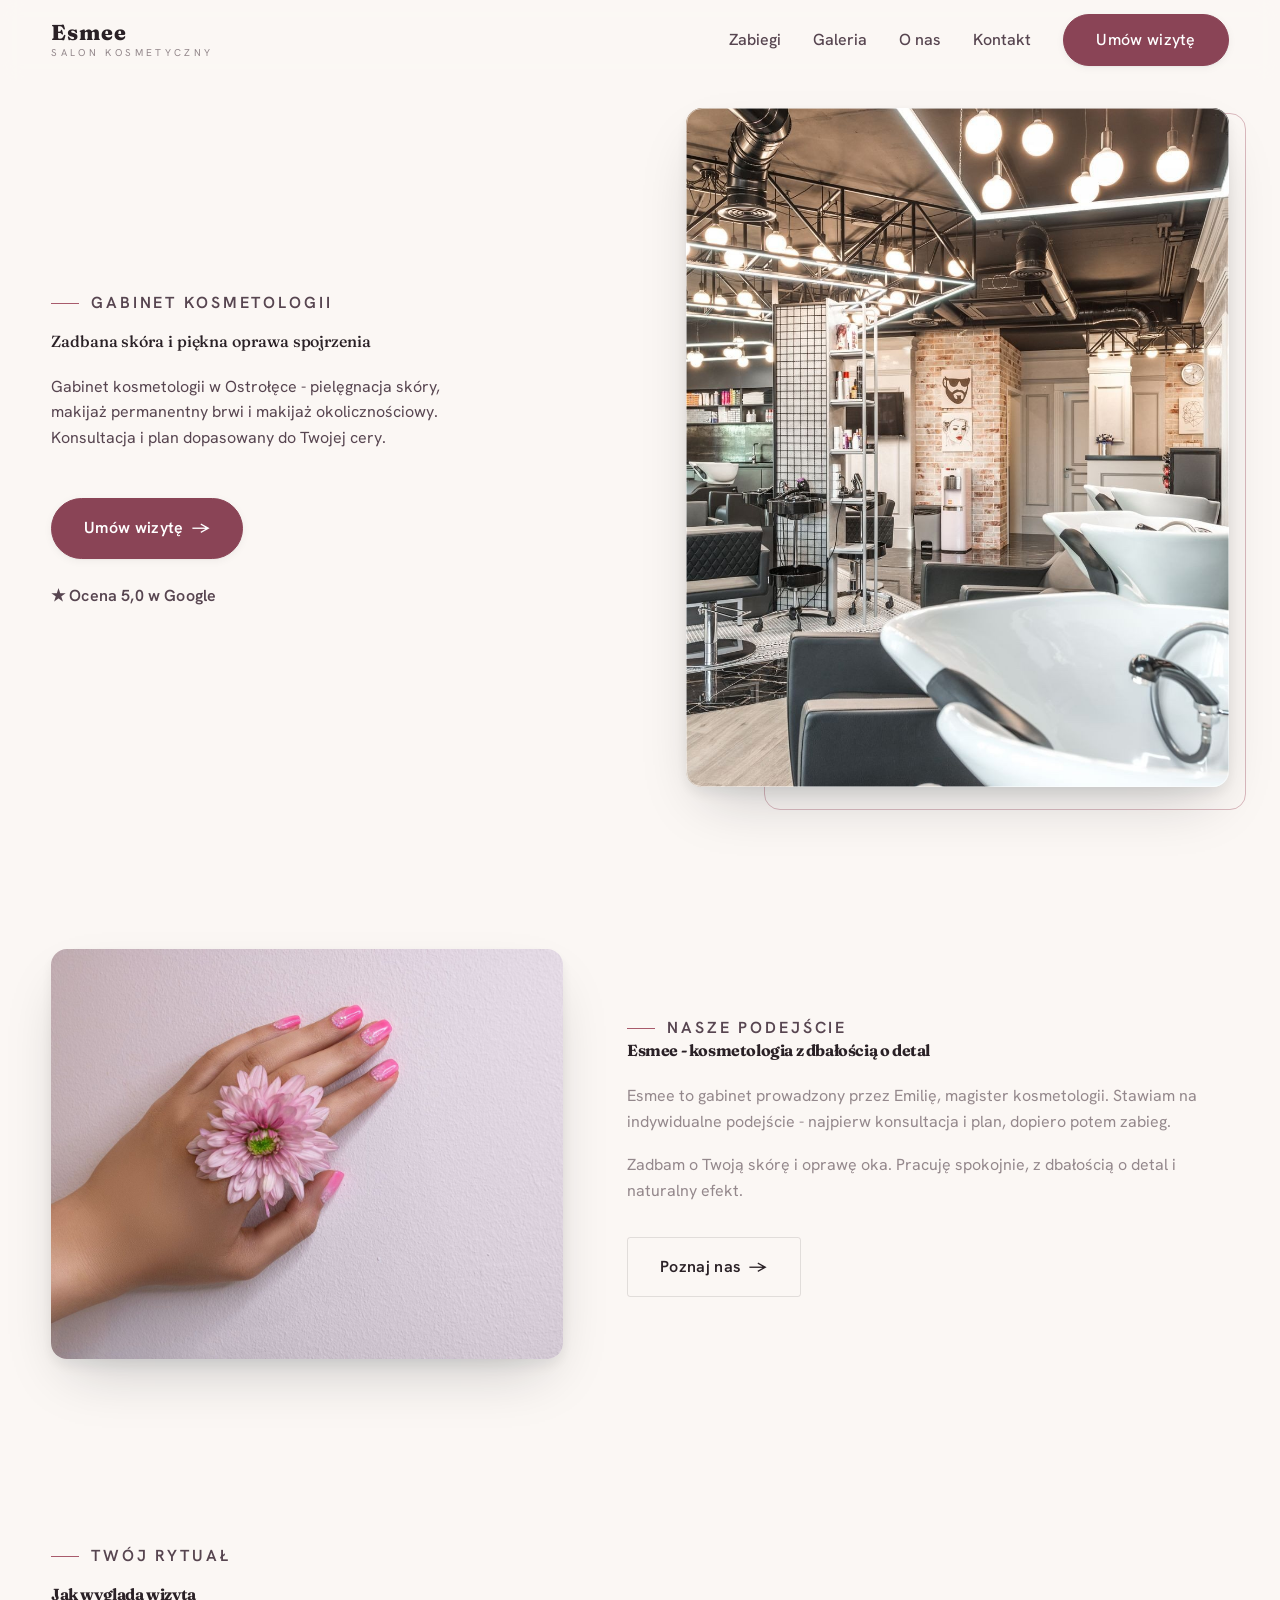
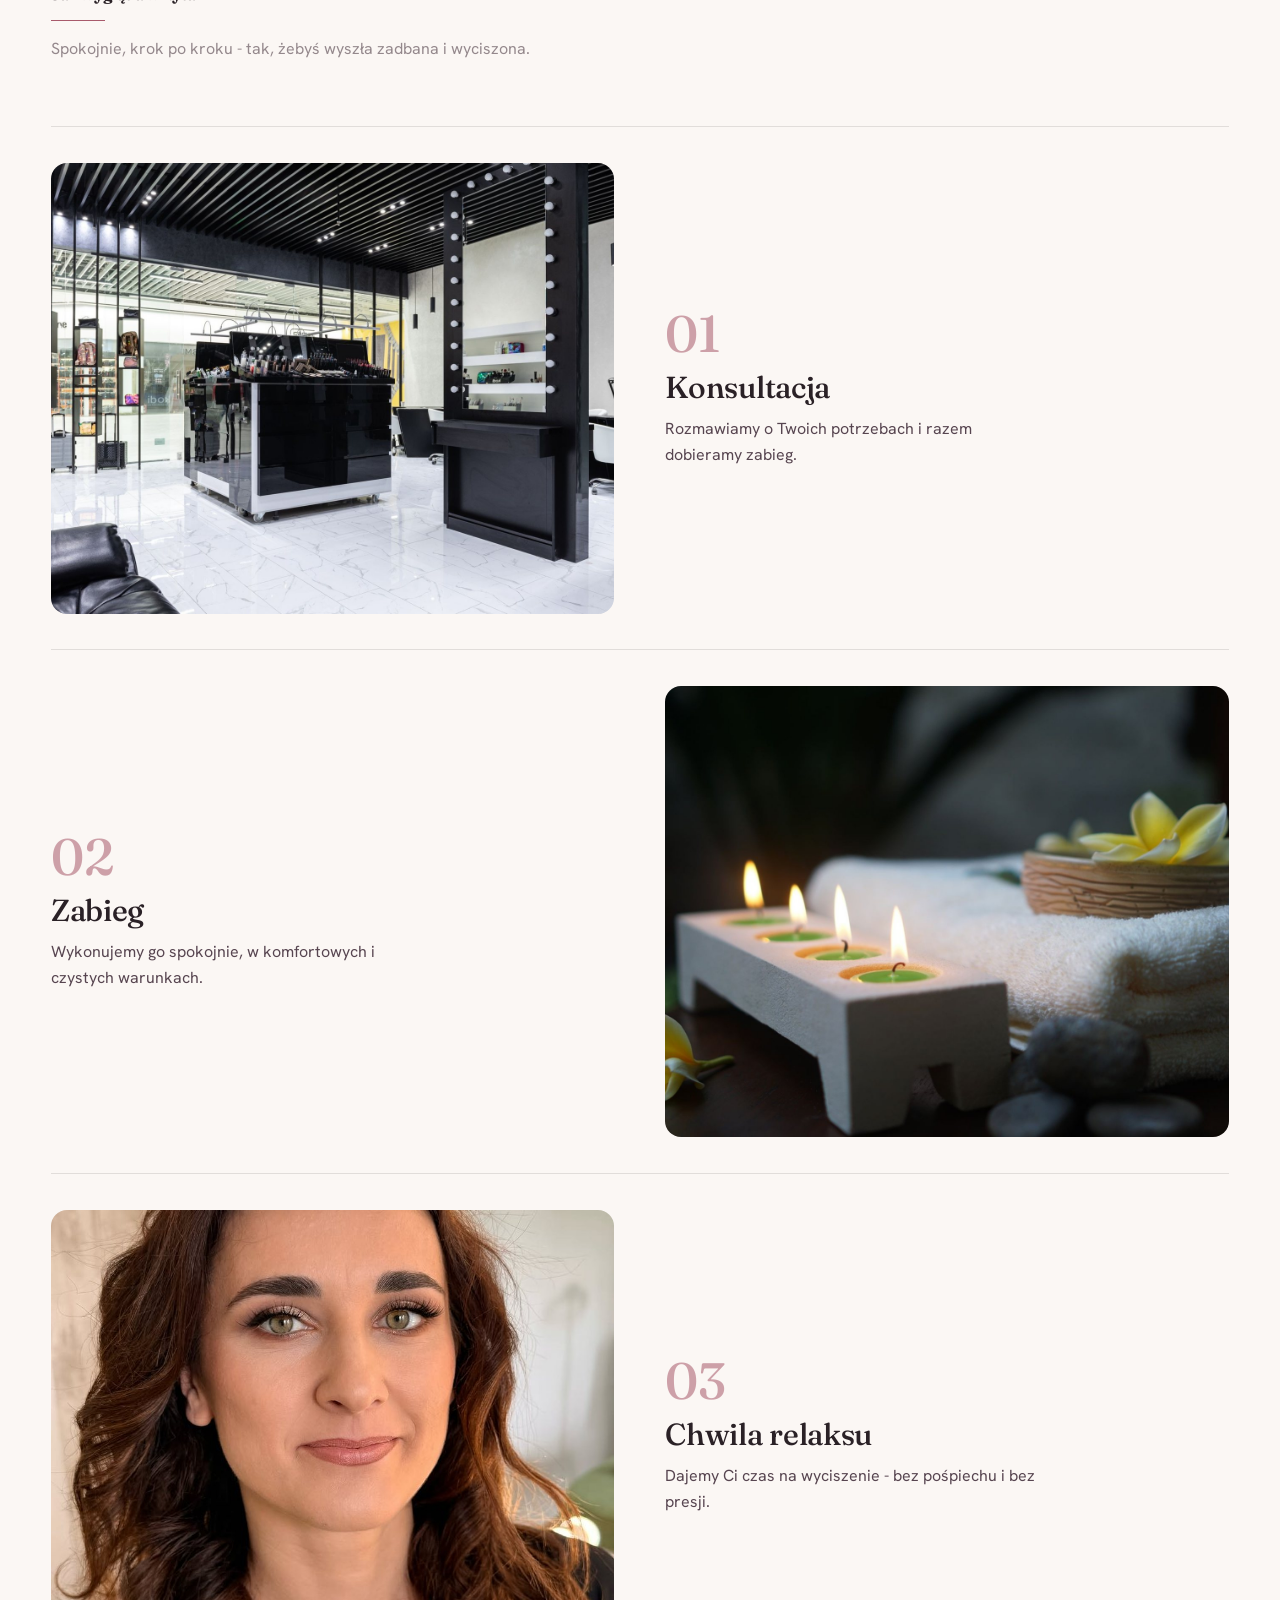
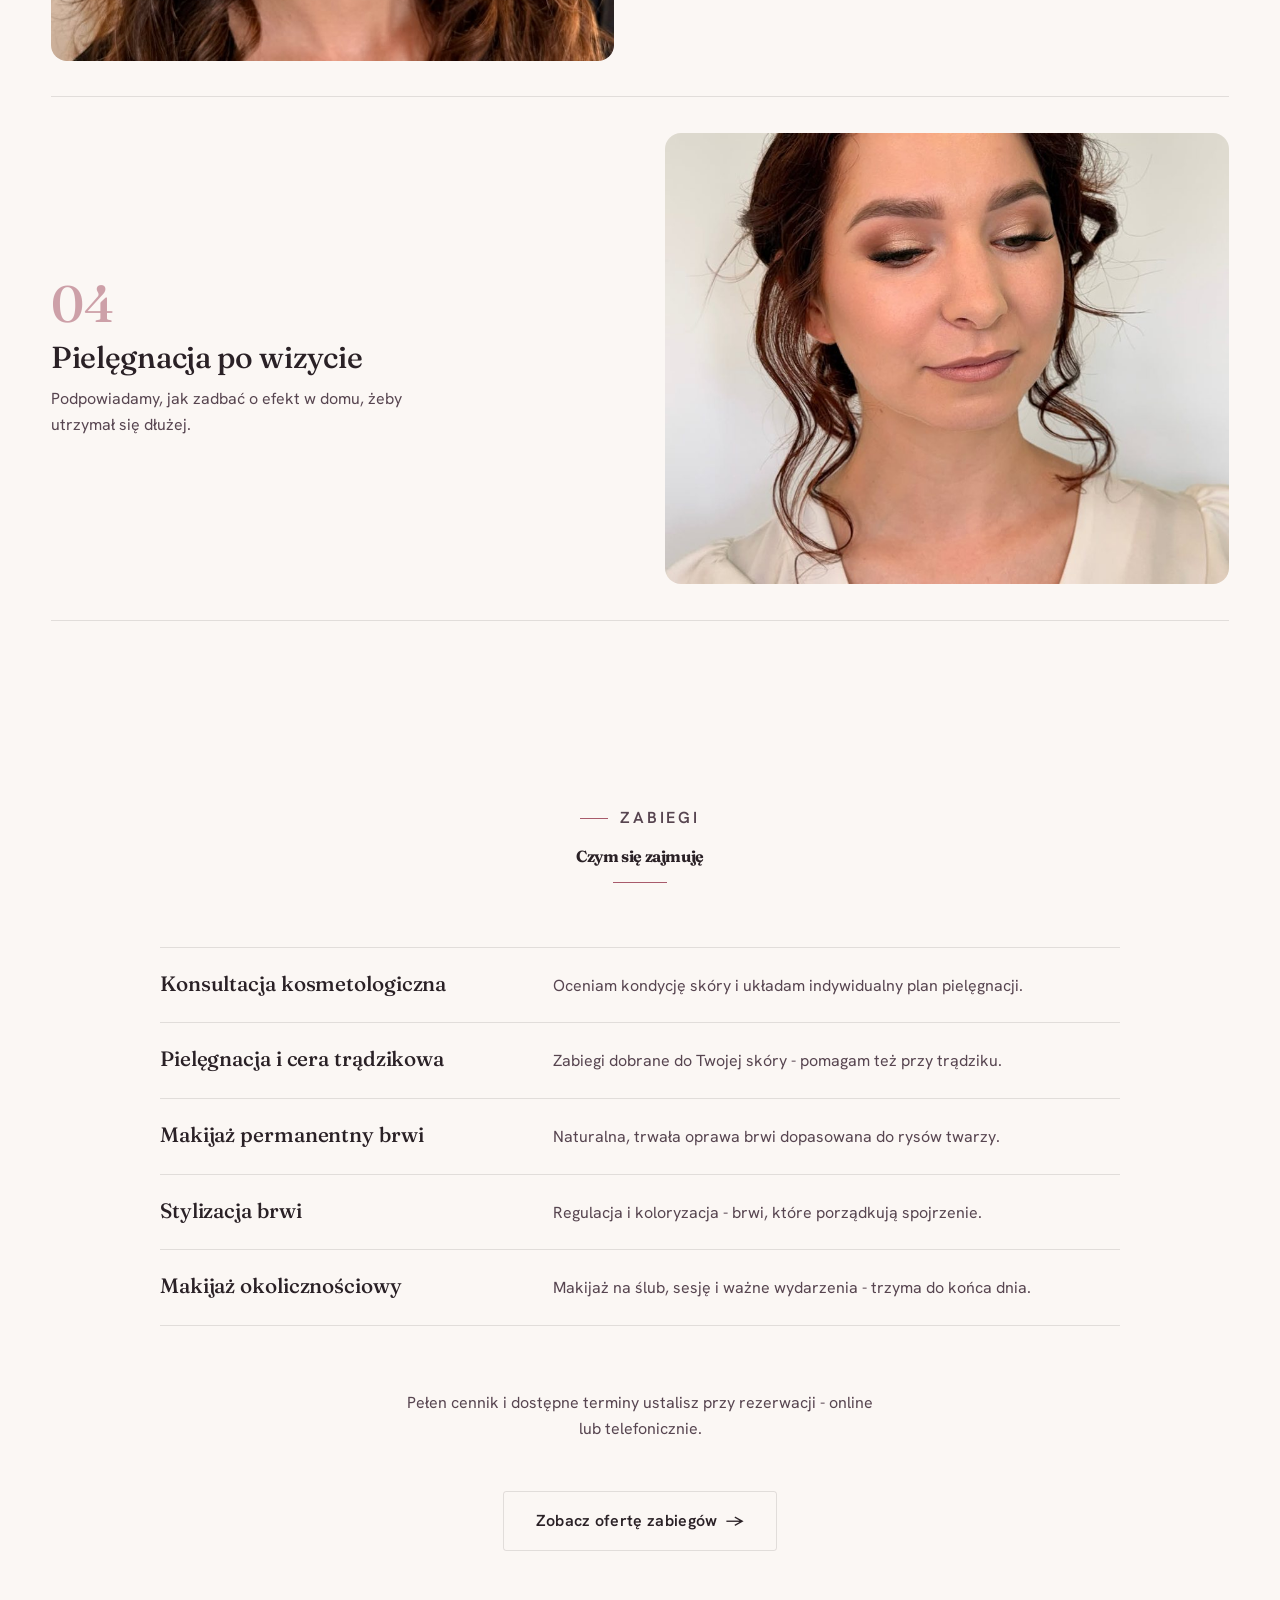
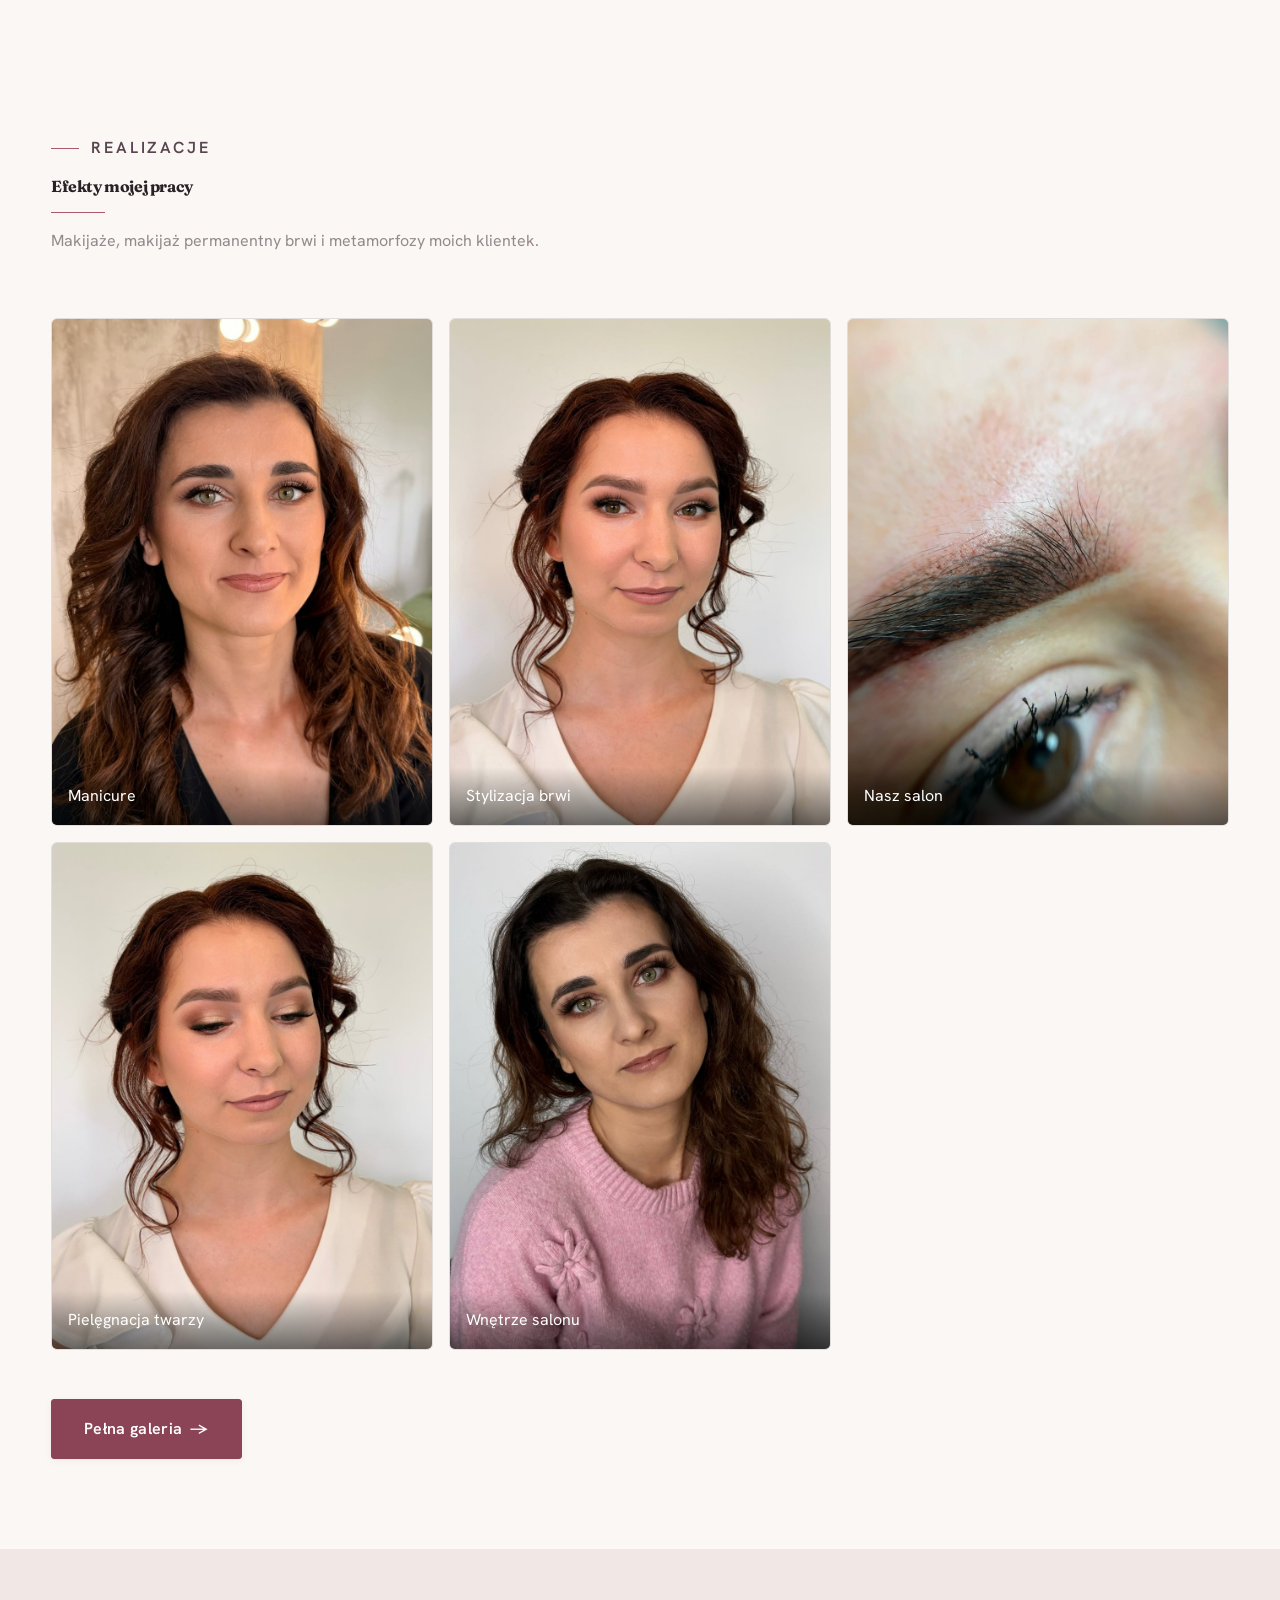
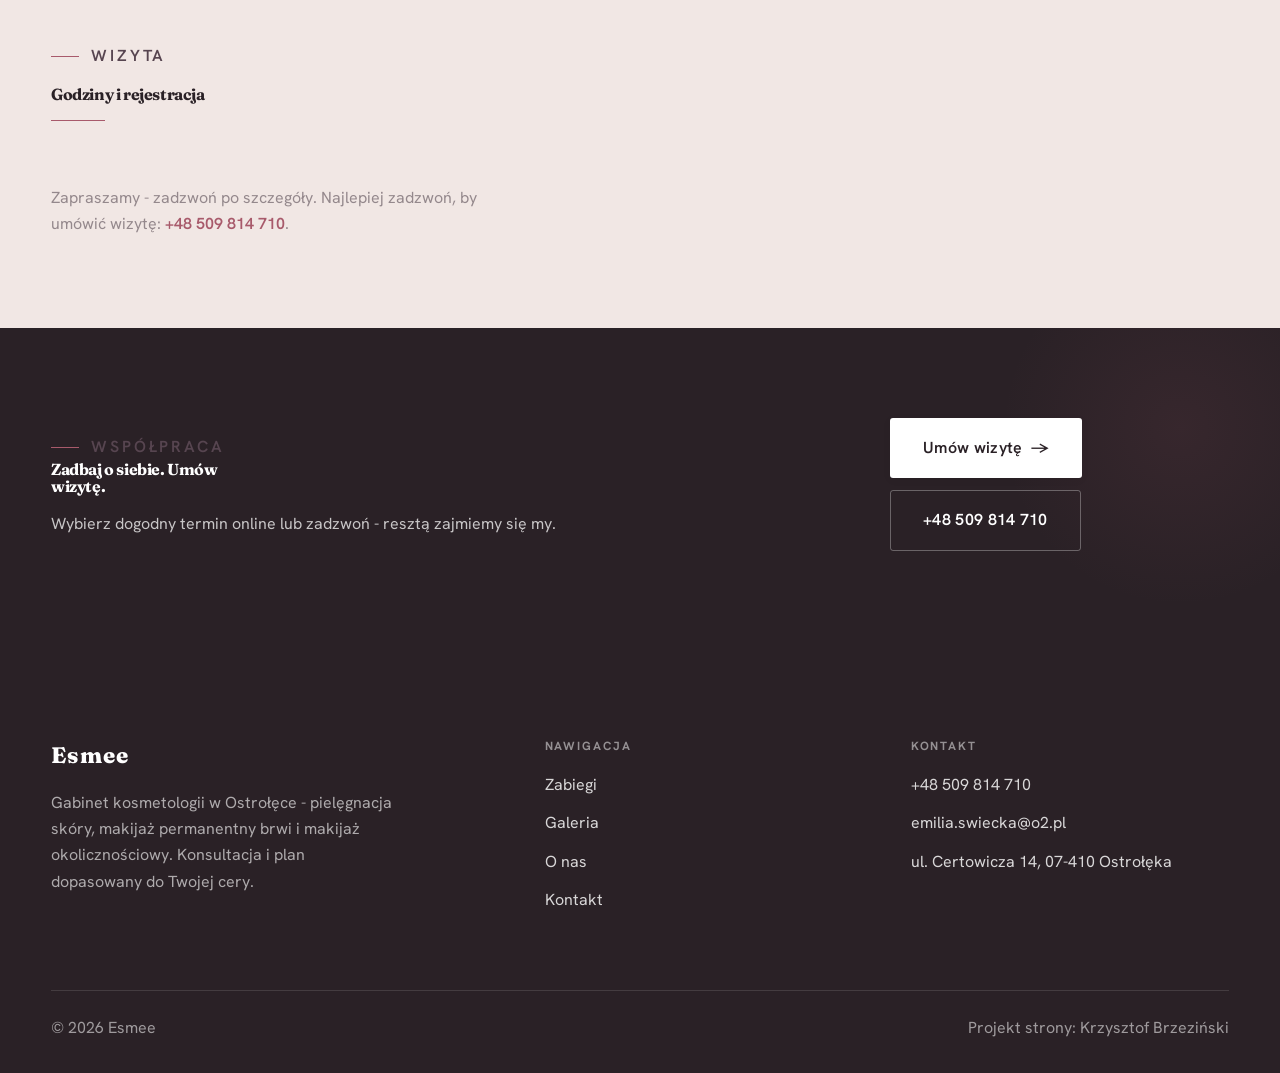
<file: index.html>
<!DOCTYPE html>
<html lang="pl">
<head>
<meta charset="UTF-8">
<meta name="viewport" content="width=device-width, initial-scale=1.0">
<title>Esmee</title>
<meta name="description" content="Esmee - profesjonalna pielęgnacja twarzy, dłoni i stóp. Sterylne narzędzia, indywidualne podejście, dogodne terminy. Zapraszamy.">
<link rel="preconnect" href="https://fonts.googleapis.com">
<link rel="preconnect" href="https://fonts.gstatic.com" crossorigin>
<link href="https://fonts.googleapis.com/css2?family=Fraunces:wght@500;600;700&family=Hanken+Grotesk:wght@400;500;600&display=swap" rel="stylesheet">
<link rel="stylesheet" href="assets/styles.css">
</head>
<body>

<header class="nav">
  <div class="wrap nav-inner">
    <a class="brand" href="index.html"><span class="name">Esmee</span><span class="sub">Salon kosmetyczny</span></a>
    <nav class="nav-links">
      <a href="oferta.html">Zabiegi</a>
      <a href="realizacje.html">Galeria</a>
      <a href="o-nas.html">O nas</a>
      <a href="kontakt.html">Kontakt</a>
      <a href="kontakt.html" class="btn btn-accent">Umów wizytę</a>
    </nav>
    <button class="nav-toggle" aria-label="Menu"><span></span><span></span><span></span></button>
  </div>
</header>

<section class="hero-spa">
  <div class="wrap">
    <div class="hs-copy reveal">
      <span class="eyebrow">Gabinet kosmetologii</span>
      <h1 class="hs-claim">Zadbana skóra i piękna oprawa spojrzenia</h1>
      <p class="hs-lead">Gabinet kosmetologii w Ostrołęce - pielęgnacja skóry, makijaż permanentny brwi i makijaż okolicznościowy. Konsultacja i plan dopasowany do Twojej cery.</p>
      <a href="kontakt.html" class="btn btn-accent hs-cta">Umów wizytę <span class="arr">→</span></a>
      <p class="hs-rating">★ Ocena 5,0 w Google</p>
    </div>
    <figure class="hs-fig reveal"><img src="img/hero.jpg" alt="Esmee"></figure>
  </div>
</section>
<section>
  <div class="wrap split">
    <div class="split-art reveal"><img src="img/g13.jpg" alt="Esmee" loading="lazy"></div>
    <div class="split-copy reveal">
      <span class="eyebrow">Nasze podejście</span>
      <h2>Esmee - kosmetologia z dbałością o detal</h2>
      <p class="muted">Esmee to gabinet prowadzony przez Emilię, magister kosmetologii. Stawiam na indywidualne podejście - najpierw konsultacja i plan, dopiero potem zabieg.</p>
      <p class="muted">Zadbam o Twoją skórę i oprawę oka. Pracuję spokojnie, z dbałością o detal i naturalny efekt.</p>
      <a href="o-nas.html" class="btn btn-ghost">Poznaj nas <span class="arr">→</span></a>
    </div>
  </div>
</section>
<section class="rytual">
  <div class="wrap">
    <div class="head reveal">
      <span class="eyebrow">Twój rytuał</span>
      <h2>Jak wygląda wizyta</h2>
      <p>Spokojnie, krok po kroku - tak, żebyś wyszła zadbana i wyciszona.</p>
    </div>
    <div class="ryt-list">
      <div class="ryt-row reveal">
        <figure class="ryt-fig"><img src="img/g14.jpg" alt="Konsultacja" loading="lazy"></figure>
        <div class="ryt-copy"><span class="ryt-no">01</span><h3>Konsultacja</h3><p>Rozmawiamy o Twoich potrzebach i razem dobieramy zabieg.</p></div>
      </div>
      <div class="ryt-row reveal">
        <figure class="ryt-fig"><img src="img/about.jpg" alt="Zabieg" loading="lazy"></figure>
        <div class="ryt-copy"><span class="ryt-no">02</span><h3>Zabieg</h3><p>Wykonujemy go spokojnie, w komfortowych i czystych warunkach.</p></div>
      </div>
      <div class="ryt-row reveal">
        <figure class="ryt-fig"><img src="img/g1.jpg" alt="Chwila relaksu" loading="lazy"></figure>
        <div class="ryt-copy"><span class="ryt-no">03</span><h3>Chwila relaksu</h3><p>Dajemy Ci czas na wyciszenie - bez pośpiechu i bez presji.</p></div>
      </div>
      <div class="ryt-row reveal">
        <figure class="ryt-fig"><img src="img/g2.jpg" alt="Pielęgnacja po wizycie" loading="lazy"></figure>
        <div class="ryt-copy"><span class="ryt-no">04</span><h3>Pielęgnacja po wizycie</h3><p>Podpowiadamy, jak zadbać o efekt w domu, żeby utrzymał się dłużej.</p></div>
      </div>
    </div>
  </div>
</section>
<section class="menu-sec">
  <div class="wrap">
    <div class="head center reveal">
      <span class="eyebrow">Zabiegi</span>
      <h2>Czym się zajmuję</h2>
    </div>
    <div class="cennik">
      <div class="cennik-row reveal"><div class="cn-name"><h3>Konsultacja kosmetologiczna</h3></div><div class="cn-desc">Oceniam kondycję skóry i układam indywidualny plan pielęgnacji.</div></div>
      <div class="cennik-row reveal"><div class="cn-name"><h3>Pielęgnacja i cera trądzikowa</h3></div><div class="cn-desc">Zabiegi dobrane do Twojej skóry - pomagam też przy trądziku.</div></div>
      <div class="cennik-row reveal"><div class="cn-name"><h3>Makijaż permanentny brwi</h3></div><div class="cn-desc">Naturalna, trwała oprawa brwi dopasowana do rysów twarzy.</div></div>
      <div class="cennik-row reveal"><div class="cn-name"><h3>Stylizacja brwi</h3></div><div class="cn-desc">Regulacja i koloryzacja - brwi, które porządkują spojrzenie.</div></div>
      <div class="cennik-row reveal"><div class="cn-name"><h3>Makijaż okolicznościowy</h3></div><div class="cn-desc">Makijaż na ślub, sesję i ważne wydarzenia - trzyma do końca dnia.</div></div>
    </div>
    <p class="menu-note">Pełen cennik i dostępne terminy ustalisz przy rezerwacji - online lub telefonicznie.</p>
    <div style="text-align:center;margin-top:var(--space-7)" class="reveal"><a href="oferta.html" class="btn btn-ghost">Zobacz ofertę zabiegów <span class="arr">→</span></a></div>
  </div>
</section>
<section>
  <div class="wrap">
    <div class="head reveal">
      <span class="eyebrow">Realizacje</span>
      <h2>Efekty mojej pracy</h2>
      <p>Makijaże, makijaż permanentny brwi i metamorfozy moich klientek.</p>
    </div>
    <div class="gallery-masonry">
      <figure class="m-tile reveal"><img src="img/g1.jpg" alt="Manicure" loading="lazy"><div class="cap">Manicure</div></figure>
      <figure class="m-tile reveal"><img src="img/g2.jpg" alt="Pielęgnacja twarzy" loading="lazy"><div class="cap">Pielęgnacja twarzy</div></figure>
      <figure class="m-tile reveal"><img src="img/g3.jpg" alt="Stylizacja brwi" loading="lazy"><div class="cap">Stylizacja brwi</div></figure>
      <figure class="m-tile reveal"><img src="img/g4.jpg" alt="Wnętrze salonu" loading="lazy"><div class="cap">Wnętrze salonu</div></figure>
      <figure class="m-tile reveal"><img src="img/g5.jpg" alt="Nasz salon" loading="lazy"><div class="cap">Nasz salon</div></figure>
    </div>
    <div style="margin-top:var(--space-7)" class="reveal"><a href="realizacje.html" class="btn btn-accent">Pełna galeria <span class="arr">→</span></a></div>
  </div>
</section>
<section class="trust">
  <div class="wrap">
    <div class="head reveal">
      <span class="eyebrow">Wizyta</span>
      <h2>Godziny i rejestracja</h2>
    </div>
    <p class="reveal" style="color:var(--muted);max-width:48ch">Zapraszamy - zadzwoń po szczegóły. Najlepiej zadzwoń, by umówić wizytę: <a href="tel:+48509814710" style="color:var(--accent);font-weight:600">+48 509 814 710</a>.</p>
  </div>
</section>
<section class="cta">
  <div class="wrap">
    <div class="reveal">
      <span class="eyebrow">Współpraca</span>
      <h2>Zadbaj o siebie. Umów wizytę.</h2>
      <p>Wybierz dogodny termin online lub zadzwoń - resztą zajmiemy się my.</p>
    </div>
    <div class="cta-actions reveal">
      <a href="kontakt.html" class="btn btn-light">Umów wizytę <span class="arr">→</span></a>
      <a href="tel:+48509814710" class="btn btn-ghost" style="color:#fff;border-color:rgba(255,255,255,.3)">+48 509 814 710</a>
    </div>
  </div>
</section>

<footer>
  <div class="wrap">
    <div class="foot-grid">
      <div class="foot-brand">
        <div class="name">Esmee</div>
        <p>Gabinet kosmetologii w Ostrołęce - pielęgnacja skóry, makijaż permanentny brwi i makijaż okolicznościowy. Konsultacja i plan dopasowany do Twojej cery.</p>
      </div>
      <div class="foot-col">
        <h4>Nawigacja</h4>
        <a href="oferta.html">Zabiegi</a>
        <a href="realizacje.html">Galeria</a>
        <a href="o-nas.html">O nas</a>
        <a href="kontakt.html">Kontakt</a>
      </div>
      <div class="foot-col">
        <h4>Kontakt</h4>
        <a href="tel:+48509814710">+48 509 814 710</a>
        <a href="mailto:emilia.swiecka@o2.pl">emilia.swiecka@o2.pl</a>
        <p>ul. Certowicza 14, 07-410 Ostrołęka</p>
      </div>
    </div>
    <div class="foot-bot">
      <span>© 2026 Esmee</span>
      <span>Projekt strony: Krzysztof Brzeziński</span>
    </div>
  </div>
</footer>
<div class="sticky-reserve"><a class="sr-book" href="kontakt.html">Umów wizytę</a><a class="sr-call" href="tel:+48509814710" aria-label="Zadzwoń"><svg class="ico-tel" width="16" height="16" viewBox="0 0 24 24" fill="none" aria-hidden="true"><path d="M6.6 10.8a15.5 15.5 0 0 0 6.6 6.6l2.2-2.2a1 1 0 0 1 1-.24 11.4 11.4 0 0 0 3.6.58 1 1 0 0 1 1 1V20a1 1 0 0 1-1 1A17 17 0 0 1 3 4a1 1 0 0 1 1-1h3.5a1 1 0 0 1 1 1c0 1.25.2 2.46.58 3.6a1 1 0 0 1-.25 1l-2.23 2.2Z" fill="currentColor"/></svg></a></div>

<script src="assets/main.js"></script>
</body>
</html>
</file>
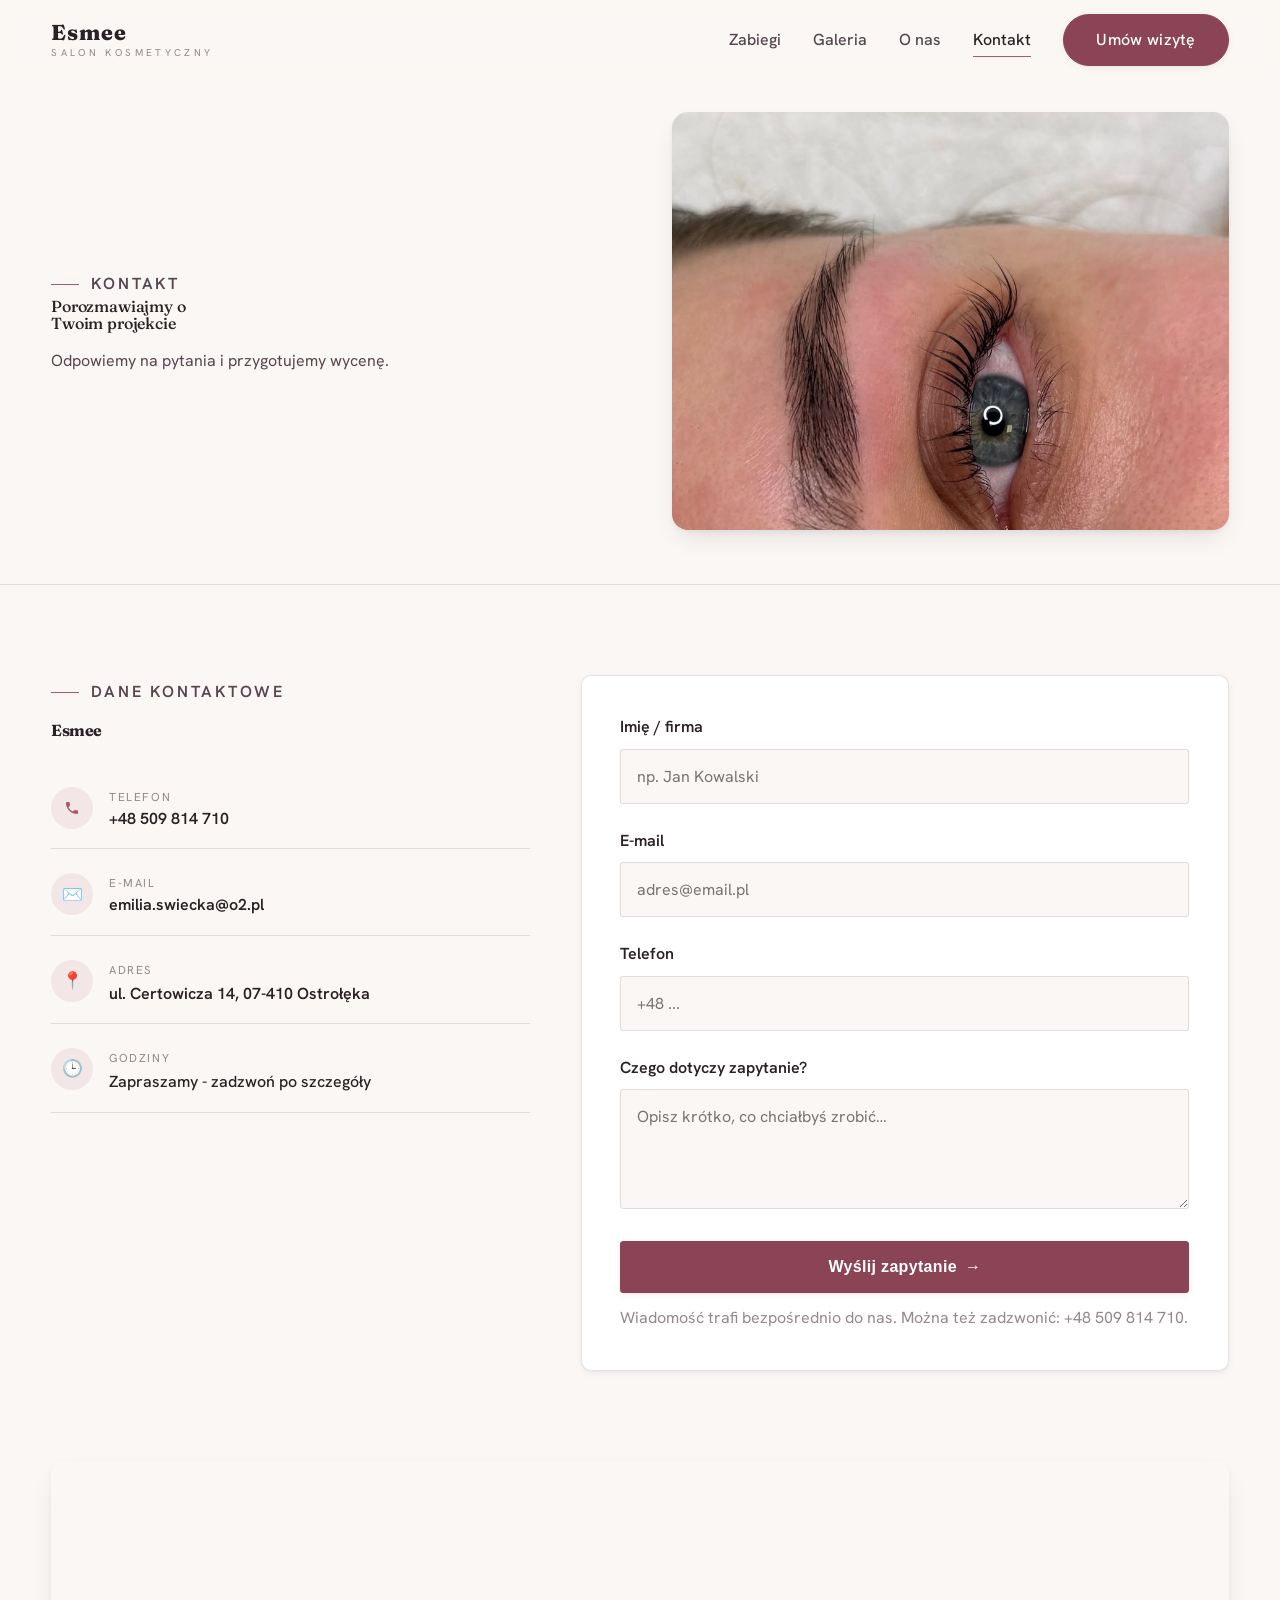
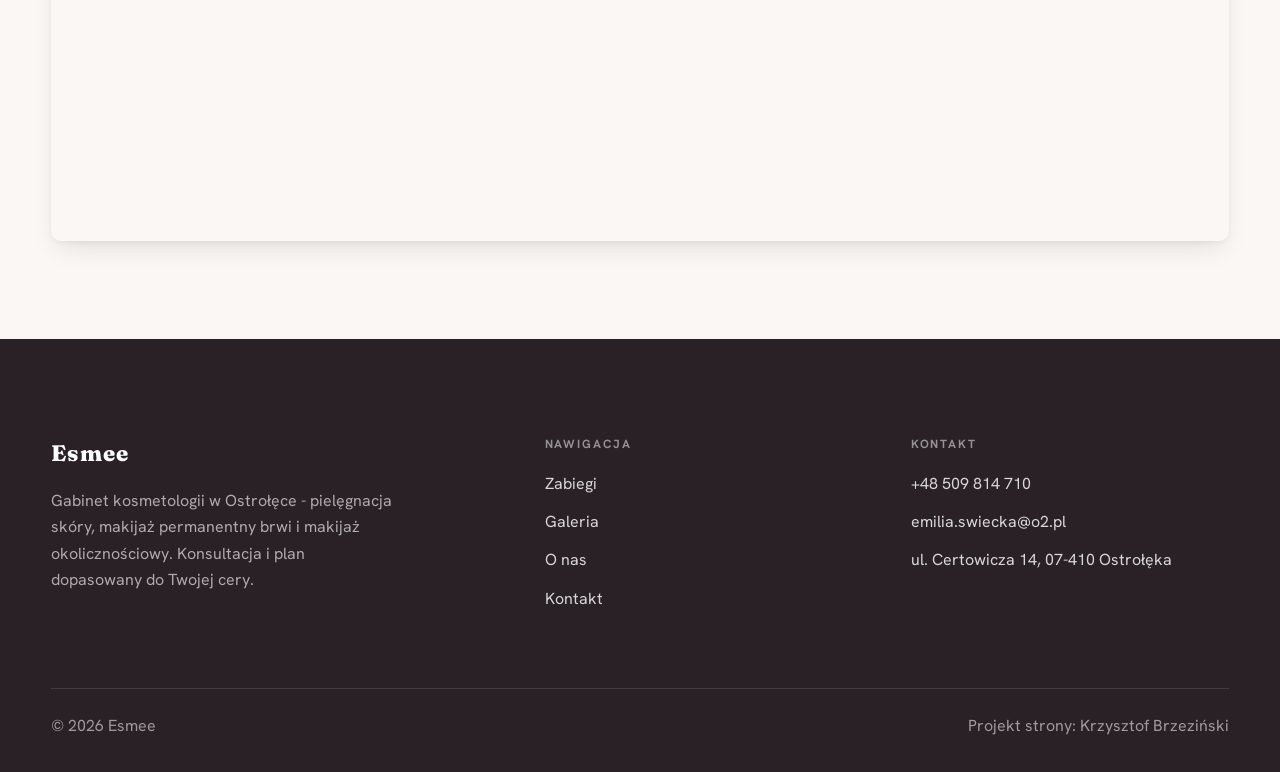
<file: kontakt.html>
<!DOCTYPE html>
<html lang="pl">
<head>
<meta charset="UTF-8">
<meta name="viewport" content="width=device-width, initial-scale=1.0">
<title>Kontakt - Esmee</title>
<meta name="description" content="Kontakt Esmee - ul. Certowicza 14, 07-410 Ostrołęka">
<link rel="preconnect" href="https://fonts.googleapis.com">
<link rel="preconnect" href="https://fonts.gstatic.com" crossorigin>
<link href="https://fonts.googleapis.com/css2?family=Fraunces:wght@500;600;700&family=Hanken+Grotesk:wght@400;500;600&display=swap" rel="stylesheet">
<link rel="stylesheet" href="assets/styles.css">
</head>
<body>

<header class="nav">
  <div class="wrap nav-inner">
    <a class="brand" href="index.html"><span class="name">Esmee</span><span class="sub">Salon kosmetyczny</span></a>
    <nav class="nav-links">
      <a href="oferta.html">Zabiegi</a>
      <a href="realizacje.html">Galeria</a>
      <a href="o-nas.html">O nas</a>
      <a href="kontakt.html" class="active">Kontakt</a>
      <a href="kontakt.html" class="btn btn-accent">Umów wizytę</a>
    </nav>
    <button class="nav-toggle" aria-label="Menu"><span></span><span></span><span></span></button>
  </div>
</header>

<section class="pagehead pagehead-soft">
  <div class="wrap">
    <figure class="ph-fig reveal"><img src="img/g7.jpg" alt="Esmee - Porozmawiajmy o Twoim projekcie" loading="lazy"></figure>
    <div class="ph-copy reveal">
      <span class="eyebrow">Kontakt</span>
      <h1>Porozmawiajmy o Twoim projekcie</h1>
      <p>Odpowiemy na pytania i przygotujemy wycenę.</p>
    </div>
  </div>
</section>
<section>
  <div class="wrap contact-grid">
    <div class="reveal">
      <span class="eyebrow">Dane kontaktowe</span>
      <h2 style="margin:var(--space-4) 0 var(--space-6)">Esmee</h2>
      <div class="info-list">
        <div class="info-row"><div class="ic"><svg class="ico-tel" width="16" height="16" viewBox="0 0 24 24" fill="none" aria-hidden="true"><path d="M6.6 10.8a15.5 15.5 0 0 0 6.6 6.6l2.2-2.2a1 1 0 0 1 1-.24 11.4 11.4 0 0 0 3.6.58 1 1 0 0 1 1 1V20a1 1 0 0 1-1 1A17 17 0 0 1 3 4a1 1 0 0 1 1-1h3.5a1 1 0 0 1 1 1c0 1.25.2 2.46.58 3.6a1 1 0 0 1-.25 1l-2.23 2.2Z" fill="currentColor"/></svg></div><div><div class="lbl">Telefon</div><a class="val" href="tel:+48509814710">+48 509 814 710</a></div></div>
        <div class="info-row"><div class="ic">✉️</div><div><div class="lbl">E-mail</div><a class="val" href="mailto:emilia.swiecka@o2.pl">emilia.swiecka@o2.pl</a></div></div>
        <div class="info-row"><div class="ic">📍</div><div><div class="lbl">Adres</div><div class="val">ul. Certowicza 14, 07-410 Ostrołęka</div></div></div>
        <div class="info-row"><div class="ic">🕒</div><div><div class="lbl">Godziny</div><div class="val" style="font-weight:500">Zapraszamy - zadzwoń po szczegóły</div></div></div>
      </div>
    </div>
    <div class="reveal">
      <form class="form" action="https://formsubmit.co/emilia.swiecka@o2.pl" method="POST">
        <input type="hidden" name="_subject" value="Zapytanie ze strony Esmee">
        <input type="hidden" name="_captcha" value="false">
        <input type="hidden" name="_template" value="table">
        <div class="fld"><label for="name">Imię / firma</label><input id="name" name="name" type="text" placeholder="np. Jan Kowalski" required></div>
        <div class="fld"><label for="email">E-mail</label><input id="email" name="email" type="email" placeholder="adres@email.pl" required></div>
        <div class="fld"><label for="phone">Telefon</label><input id="phone" name="phone" type="tel" placeholder="+48 ..."></div>
        <div class="fld"><label for="msg">Czego dotyczy zapytanie?</label><textarea id="msg" name="message" placeholder="Opisz krótko, co chciałbyś zrobić…" required></textarea></div>
        <button type="submit" class="btn btn-accent" style="width:100%;justify-content:center">Wyślij zapytanie <span class="arr">→</span></button>
        <p class="note">Wiadomość trafi bezpośrednio do nas. Można też zadzwonić: +48 509 814 710.</p>
      </form>
    </div>
  </div>
</section>
<section style="padding-top:0">
  <div class="wrap reveal">
    <iframe class="map" title="Esmee - Ostrołęka" src="https://maps.google.com/maps?q=Esmee%20Ostro%C5%82%C4%99ka&z=15&output=embed" loading="lazy" referrerpolicy="no-referrer-when-downgrade"></iframe>
  </div>
</section>

<footer>
  <div class="wrap">
    <div class="foot-grid">
      <div class="foot-brand">
        <div class="name">Esmee</div>
        <p>Gabinet kosmetologii w Ostrołęce - pielęgnacja skóry, makijaż permanentny brwi i makijaż okolicznościowy. Konsultacja i plan dopasowany do Twojej cery.</p>
      </div>
      <div class="foot-col">
        <h4>Nawigacja</h4>
        <a href="oferta.html">Zabiegi</a>
        <a href="realizacje.html">Galeria</a>
        <a href="o-nas.html">O nas</a>
        <a href="kontakt.html">Kontakt</a>
      </div>
      <div class="foot-col">
        <h4>Kontakt</h4>
        <a href="tel:+48509814710">+48 509 814 710</a>
        <a href="mailto:emilia.swiecka@o2.pl">emilia.swiecka@o2.pl</a>
        <p>ul. Certowicza 14, 07-410 Ostrołęka</p>
      </div>
    </div>
    <div class="foot-bot">
      <span>© 2026 Esmee</span>
      <span>Projekt strony: Krzysztof Brzeziński</span>
    </div>
  </div>
</footer>
<div class="sticky-reserve"><a class="sr-book" href="kontakt.html">Umów wizytę</a><a class="sr-call" href="tel:+48509814710" aria-label="Zadzwoń"><svg class="ico-tel" width="16" height="16" viewBox="0 0 24 24" fill="none" aria-hidden="true"><path d="M6.6 10.8a15.5 15.5 0 0 0 6.6 6.6l2.2-2.2a1 1 0 0 1 1-.24 11.4 11.4 0 0 0 3.6.58 1 1 0 0 1 1 1V20a1 1 0 0 1-1 1A17 17 0 0 1 3 4a1 1 0 0 1 1-1h3.5a1 1 0 0 1 1 1c0 1.25.2 2.46.58 3.6a1 1 0 0 1-.25 1l-2.23 2.2Z" fill="currentColor"/></svg></a></div>

<script src="assets/main.js"></script>
</body>
</html>
</file>
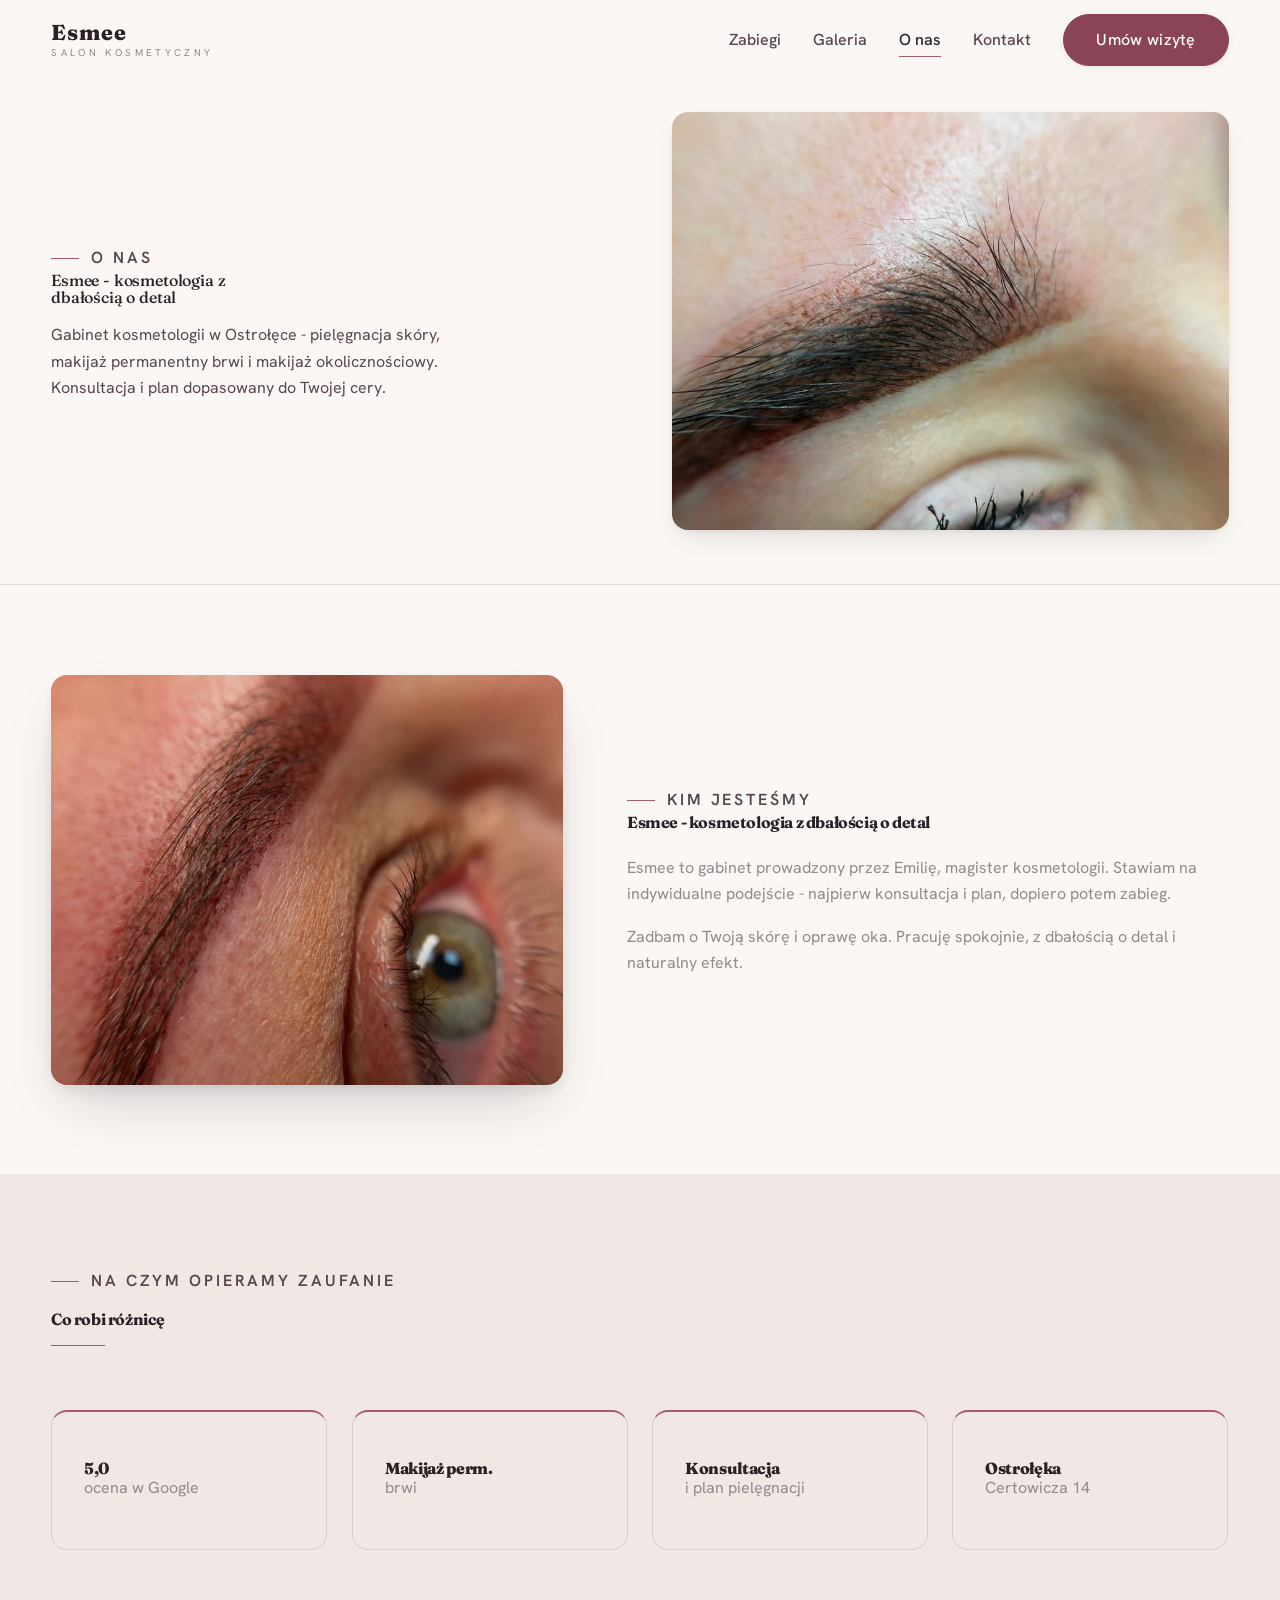
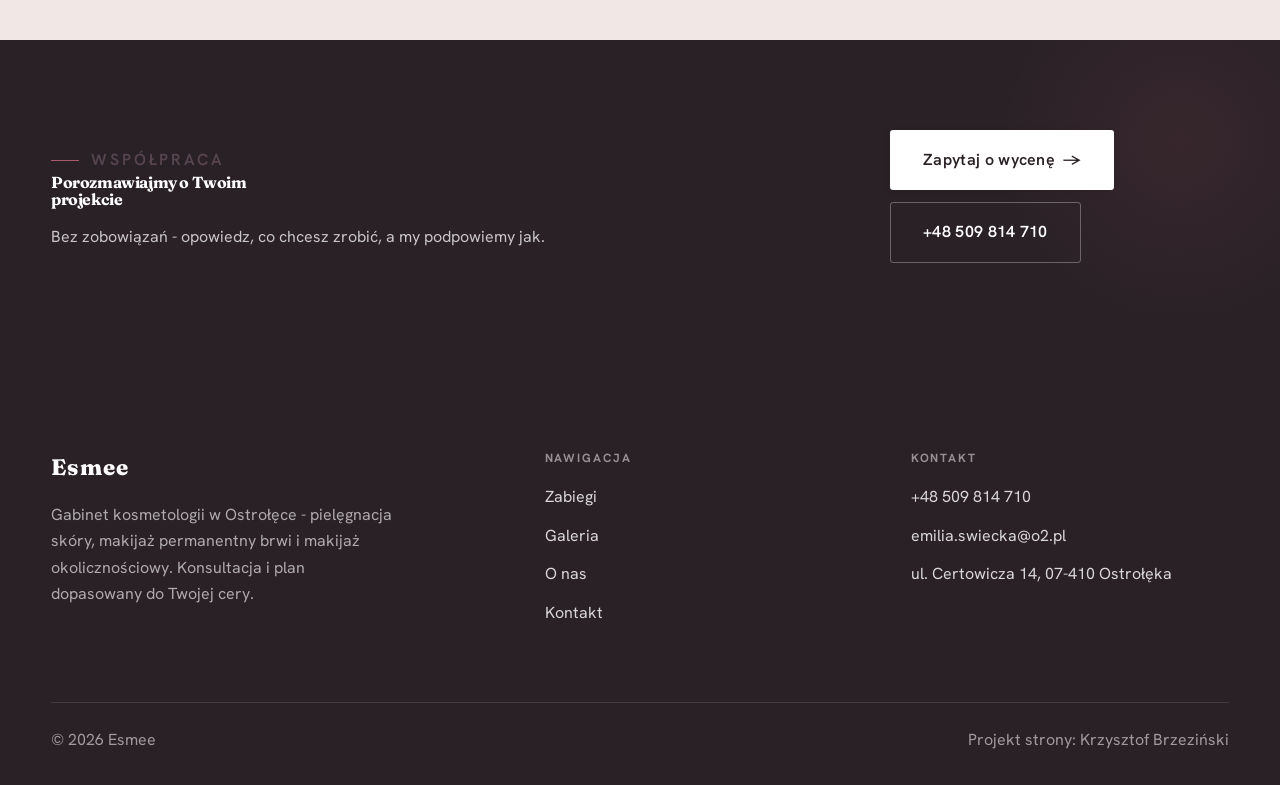
<file: o-nas.html>
<!DOCTYPE html>
<html lang="pl">
<head>
<meta charset="UTF-8">
<meta name="viewport" content="width=device-width, initial-scale=1.0">
<title>O nas - Esmee</title>
<meta name="description" content="Esmee - profesjonalna pielęgnacja twarzy, dłoni i stóp. Sterylne narzędzia, indywidualne podejście, dogodne terminy. Zapraszamy.">
<link rel="preconnect" href="https://fonts.googleapis.com">
<link rel="preconnect" href="https://fonts.gstatic.com" crossorigin>
<link href="https://fonts.googleapis.com/css2?family=Fraunces:wght@500;600;700&family=Hanken+Grotesk:wght@400;500;600&display=swap" rel="stylesheet">
<link rel="stylesheet" href="assets/styles.css">
</head>
<body>

<header class="nav">
  <div class="wrap nav-inner">
    <a class="brand" href="index.html"><span class="name">Esmee</span><span class="sub">Salon kosmetyczny</span></a>
    <nav class="nav-links">
      <a href="oferta.html">Zabiegi</a>
      <a href="realizacje.html">Galeria</a>
      <a href="o-nas.html" class="active">O nas</a>
      <a href="kontakt.html">Kontakt</a>
      <a href="kontakt.html" class="btn btn-accent">Umów wizytę</a>
    </nav>
    <button class="nav-toggle" aria-label="Menu"><span></span><span></span><span></span></button>
  </div>
</header>

<section class="pagehead pagehead-soft">
  <div class="wrap">
    <figure class="ph-fig reveal"><img src="img/g5.jpg" alt="Esmee - Esmee - kosmetologia z dbałością o detal" loading="lazy"></figure>
    <div class="ph-copy reveal">
      <span class="eyebrow">O nas</span>
      <h1>Esmee - kosmetologia z dbałością o detal</h1>
      <p>Gabinet kosmetologii w Ostrołęce - pielęgnacja skóry, makijaż permanentny brwi i makijaż okolicznościowy. Konsultacja i plan dopasowany do Twojej cery.</p>
    </div>
  </div>
</section>
<section>
  <div class="wrap split">
    <div class="split-art reveal"><img src="img/g6.jpg" alt="Esmee" loading="lazy"></div>
    <div class="split-copy reveal">
      <span class="eyebrow">Kim jesteśmy</span>
      <h2>Esmee - kosmetologia z dbałością o detal</h2>
      <p class="muted">Esmee to gabinet prowadzony przez Emilię, magister kosmetologii. Stawiam na indywidualne podejście - najpierw konsultacja i plan, dopiero potem zabieg.</p>
      <p class="muted">Zadbam o Twoją skórę i oprawę oka. Pracuję spokojnie, z dbałością o detal i naturalny efekt.</p>
    </div>
  </div>
</section>

<section class="trust">
  <div class="wrap">
    <div class="head reveal">
      <span class="eyebrow">Na czym opieramy zaufanie</span>
      <h2>Co robi różnicę</h2>
    </div>
    <div class="trust-grid">
      <div class="trust-card reveal"><div class="big">5,0</div><p>ocena w Google</p></div>
      <div class="trust-card reveal"><div class="big">Makijaż perm.</div><p>brwi</p></div>
      <div class="trust-card reveal"><div class="big">Konsultacja</div><p>i plan pielęgnacji</p></div>
      <div class="trust-card reveal"><div class="big">Ostrołęka</div><p>Certowicza 14</p></div>
    </div>
  </div>
</section>
<section class="cta">
  <div class="wrap">
    <div class="reveal">
      <span class="eyebrow">Współpraca</span>
      <h2>Porozmawiajmy o Twoim projekcie</h2>
      <p>Bez zobowiązań - opowiedz, co chcesz zrobić, a my podpowiemy jak.</p>
    </div>
    <div class="cta-actions reveal">
      <a href="kontakt.html" class="btn btn-light">Zapytaj o wycenę <span class="arr">→</span></a>
      <a href="tel:+48509814710" class="btn btn-ghost" style="color:#fff;border-color:rgba(255,255,255,.3)">+48 509 814 710</a>
    </div>
  </div>
</section>

<footer>
  <div class="wrap">
    <div class="foot-grid">
      <div class="foot-brand">
        <div class="name">Esmee</div>
        <p>Gabinet kosmetologii w Ostrołęce - pielęgnacja skóry, makijaż permanentny brwi i makijaż okolicznościowy. Konsultacja i plan dopasowany do Twojej cery.</p>
      </div>
      <div class="foot-col">
        <h4>Nawigacja</h4>
        <a href="oferta.html">Zabiegi</a>
        <a href="realizacje.html">Galeria</a>
        <a href="o-nas.html">O nas</a>
        <a href="kontakt.html">Kontakt</a>
      </div>
      <div class="foot-col">
        <h4>Kontakt</h4>
        <a href="tel:+48509814710">+48 509 814 710</a>
        <a href="mailto:emilia.swiecka@o2.pl">emilia.swiecka@o2.pl</a>
        <p>ul. Certowicza 14, 07-410 Ostrołęka</p>
      </div>
    </div>
    <div class="foot-bot">
      <span>© 2026 Esmee</span>
      <span>Projekt strony: Krzysztof Brzeziński</span>
    </div>
  </div>
</footer>
<div class="sticky-reserve"><a class="sr-book" href="kontakt.html">Umów wizytę</a><a class="sr-call" href="tel:+48509814710" aria-label="Zadzwoń"><svg class="ico-tel" width="16" height="16" viewBox="0 0 24 24" fill="none" aria-hidden="true"><path d="M6.6 10.8a15.5 15.5 0 0 0 6.6 6.6l2.2-2.2a1 1 0 0 1 1-.24 11.4 11.4 0 0 0 3.6.58 1 1 0 0 1 1 1V20a1 1 0 0 1-1 1A17 17 0 0 1 3 4a1 1 0 0 1 1-1h3.5a1 1 0 0 1 1 1c0 1.25.2 2.46.58 3.6a1 1 0 0 1-.25 1l-2.23 2.2Z" fill="currentColor"/></svg></a></div>

<script src="assets/main.js"></script>
</body>
</html>
</file>
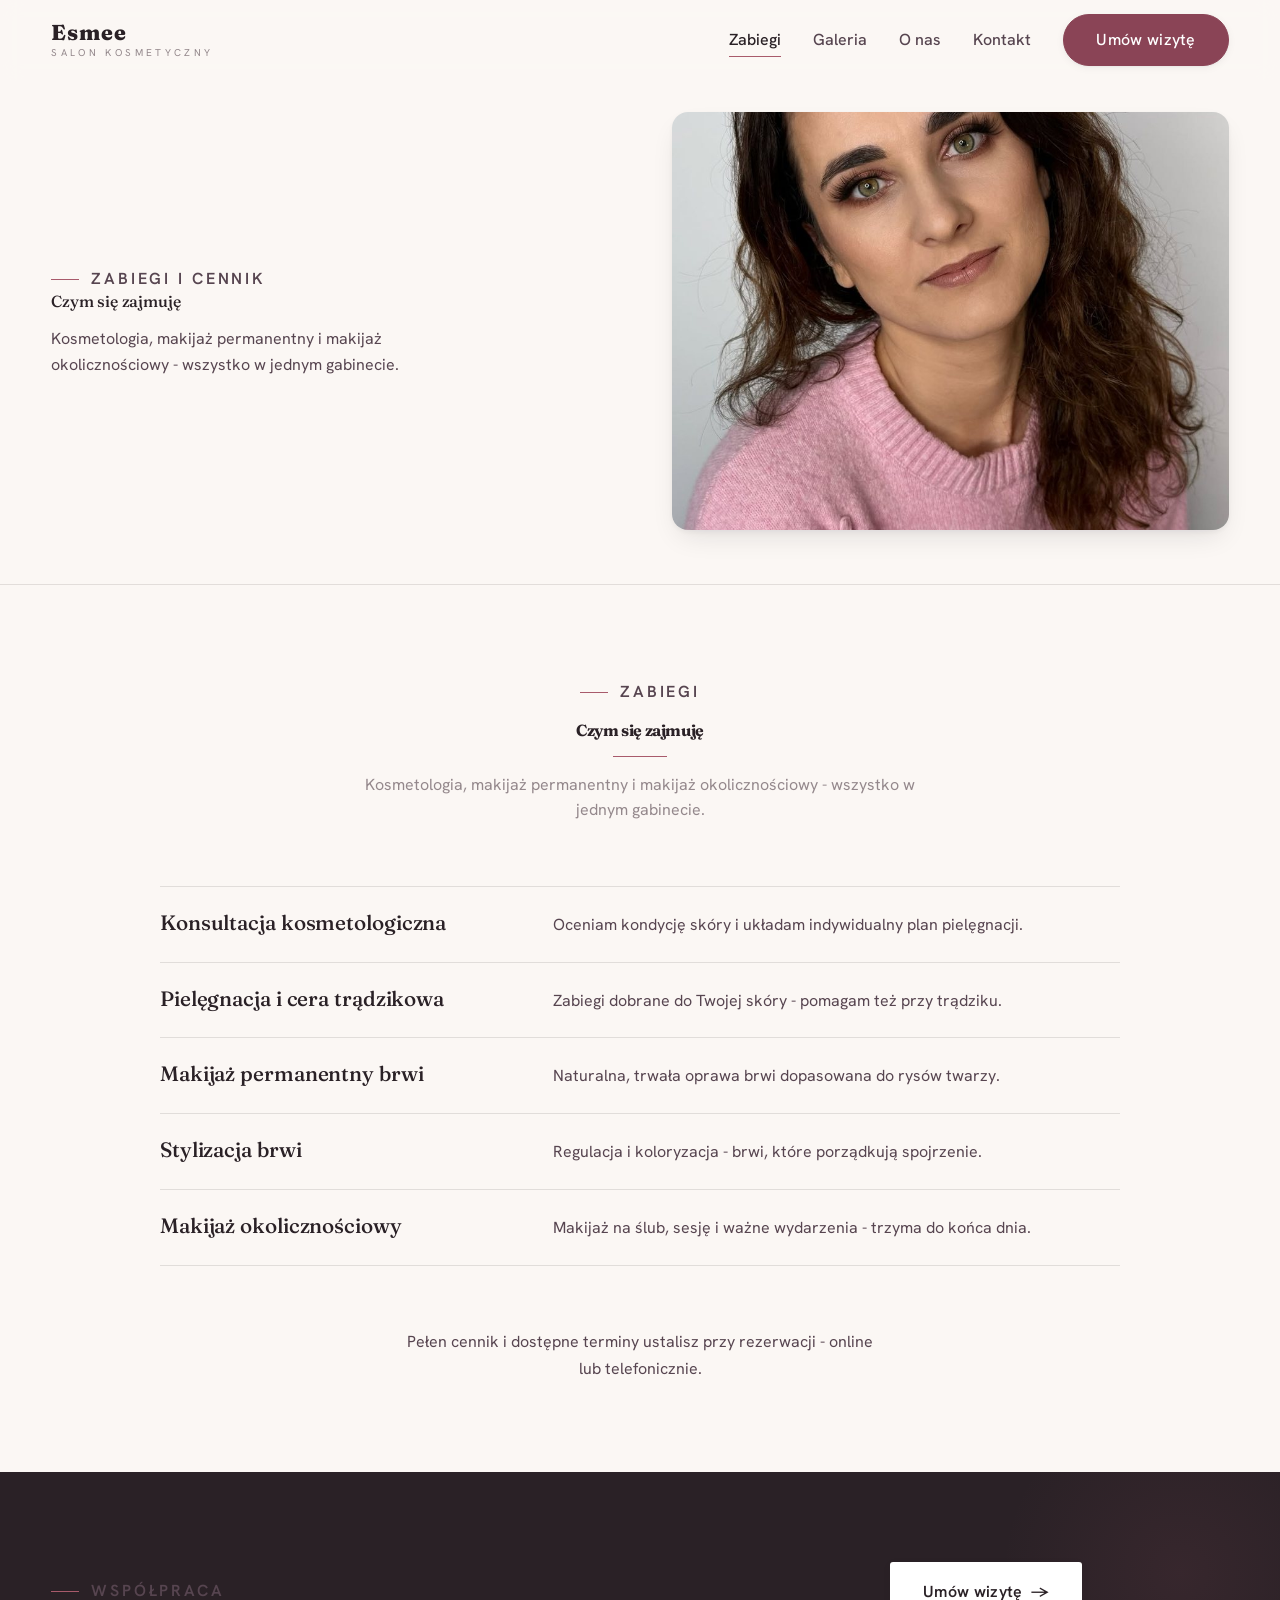
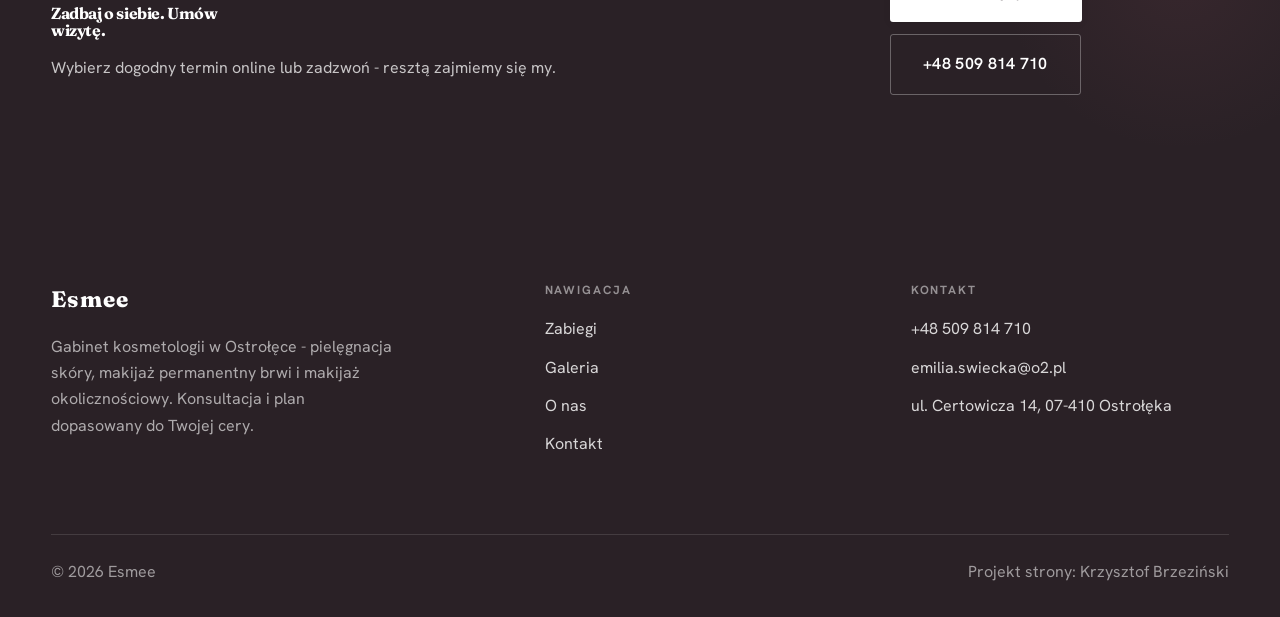
<file: oferta.html>
<!DOCTYPE html>
<html lang="pl">
<head>
<meta charset="UTF-8">
<meta name="viewport" content="width=device-width, initial-scale=1.0">
<title>Zabiegi i cennik - Esmee</title>
<meta name="description" content="Esmee - profesjonalna pielęgnacja twarzy, dłoni i stóp. Sterylne narzędzia, indywidualne podejście, dogodne terminy. Zapraszamy.">
<link rel="preconnect" href="https://fonts.googleapis.com">
<link rel="preconnect" href="https://fonts.gstatic.com" crossorigin>
<link href="https://fonts.googleapis.com/css2?family=Fraunces:wght@500;600;700&family=Hanken+Grotesk:wght@400;500;600&display=swap" rel="stylesheet">
<link rel="stylesheet" href="assets/styles.css">
</head>
<body>

<header class="nav">
  <div class="wrap nav-inner">
    <a class="brand" href="index.html"><span class="name">Esmee</span><span class="sub">Salon kosmetyczny</span></a>
    <nav class="nav-links">
      <a href="oferta.html" class="active">Zabiegi</a>
      <a href="realizacje.html">Galeria</a>
      <a href="o-nas.html">O nas</a>
      <a href="kontakt.html">Kontakt</a>
      <a href="kontakt.html" class="btn btn-accent">Umów wizytę</a>
    </nav>
    <button class="nav-toggle" aria-label="Menu"><span></span><span></span><span></span></button>
  </div>
</header>

<section class="pagehead pagehead-soft">
  <div class="wrap">
    <figure class="ph-fig reveal"><img src="img/g4.jpg" alt="Esmee - Czym się zajmuję" loading="lazy"></figure>
    <div class="ph-copy reveal">
      <span class="eyebrow">Zabiegi i cennik</span>
      <h1>Czym się zajmuję</h1>
      <p>Kosmetologia, makijaż permanentny i makijaż okolicznościowy - wszystko w jednym gabinecie.</p>
    </div>
  </div>
</section>
<section class="menu-sec">
  <div class="wrap">
    <div class="head center reveal">
      <span class="eyebrow">Zabiegi</span>
      <h2>Czym się zajmuję</h2>
      <p>Kosmetologia, makijaż permanentny i makijaż okolicznościowy - wszystko w jednym gabinecie.</p>
    </div>
    <div class="cennik">
      <div class="cennik-row reveal"><div class="cn-name"><h3>Konsultacja kosmetologiczna</h3></div><div class="cn-desc">Oceniam kondycję skóry i układam indywidualny plan pielęgnacji.</div></div>
      <div class="cennik-row reveal"><div class="cn-name"><h3>Pielęgnacja i cera trądzikowa</h3></div><div class="cn-desc">Zabiegi dobrane do Twojej skóry - pomagam też przy trądziku.</div></div>
      <div class="cennik-row reveal"><div class="cn-name"><h3>Makijaż permanentny brwi</h3></div><div class="cn-desc">Naturalna, trwała oprawa brwi dopasowana do rysów twarzy.</div></div>
      <div class="cennik-row reveal"><div class="cn-name"><h3>Stylizacja brwi</h3></div><div class="cn-desc">Regulacja i koloryzacja - brwi, które porządkują spojrzenie.</div></div>
      <div class="cennik-row reveal"><div class="cn-name"><h3>Makijaż okolicznościowy</h3></div><div class="cn-desc">Makijaż na ślub, sesję i ważne wydarzenia - trzyma do końca dnia.</div></div>
    </div>
    <p class="menu-note">Pełen cennik i dostępne terminy ustalisz przy rezerwacji - online lub telefonicznie.</p>
  </div>
</section>
<section class="cta">
  <div class="wrap">
    <div class="reveal">
      <span class="eyebrow">Współpraca</span>
      <h2>Zadbaj o siebie. Umów wizytę.</h2>
      <p>Wybierz dogodny termin online lub zadzwoń - resztą zajmiemy się my.</p>
    </div>
    <div class="cta-actions reveal">
      <a href="kontakt.html" class="btn btn-light">Umów wizytę <span class="arr">→</span></a>
      <a href="tel:+48509814710" class="btn btn-ghost" style="color:#fff;border-color:rgba(255,255,255,.3)">+48 509 814 710</a>
    </div>
  </div>
</section>

<footer>
  <div class="wrap">
    <div class="foot-grid">
      <div class="foot-brand">
        <div class="name">Esmee</div>
        <p>Gabinet kosmetologii w Ostrołęce - pielęgnacja skóry, makijaż permanentny brwi i makijaż okolicznościowy. Konsultacja i plan dopasowany do Twojej cery.</p>
      </div>
      <div class="foot-col">
        <h4>Nawigacja</h4>
        <a href="oferta.html">Zabiegi</a>
        <a href="realizacje.html">Galeria</a>
        <a href="o-nas.html">O nas</a>
        <a href="kontakt.html">Kontakt</a>
      </div>
      <div class="foot-col">
        <h4>Kontakt</h4>
        <a href="tel:+48509814710">+48 509 814 710</a>
        <a href="mailto:emilia.swiecka@o2.pl">emilia.swiecka@o2.pl</a>
        <p>ul. Certowicza 14, 07-410 Ostrołęka</p>
      </div>
    </div>
    <div class="foot-bot">
      <span>© 2026 Esmee</span>
      <span>Projekt strony: Krzysztof Brzeziński</span>
    </div>
  </div>
</footer>
<div class="sticky-reserve"><a class="sr-book" href="kontakt.html">Umów wizytę</a><a class="sr-call" href="tel:+48509814710" aria-label="Zadzwoń"><svg class="ico-tel" width="16" height="16" viewBox="0 0 24 24" fill="none" aria-hidden="true"><path d="M6.6 10.8a15.5 15.5 0 0 0 6.6 6.6l2.2-2.2a1 1 0 0 1 1-.24 11.4 11.4 0 0 0 3.6.58 1 1 0 0 1 1 1V20a1 1 0 0 1-1 1A17 17 0 0 1 3 4a1 1 0 0 1 1-1h3.5a1 1 0 0 1 1 1c0 1.25.2 2.46.58 3.6a1 1 0 0 1-.25 1l-2.23 2.2Z" fill="currentColor"/></svg></a></div>

<script src="assets/main.js"></script>
</body>
</html>
</file>
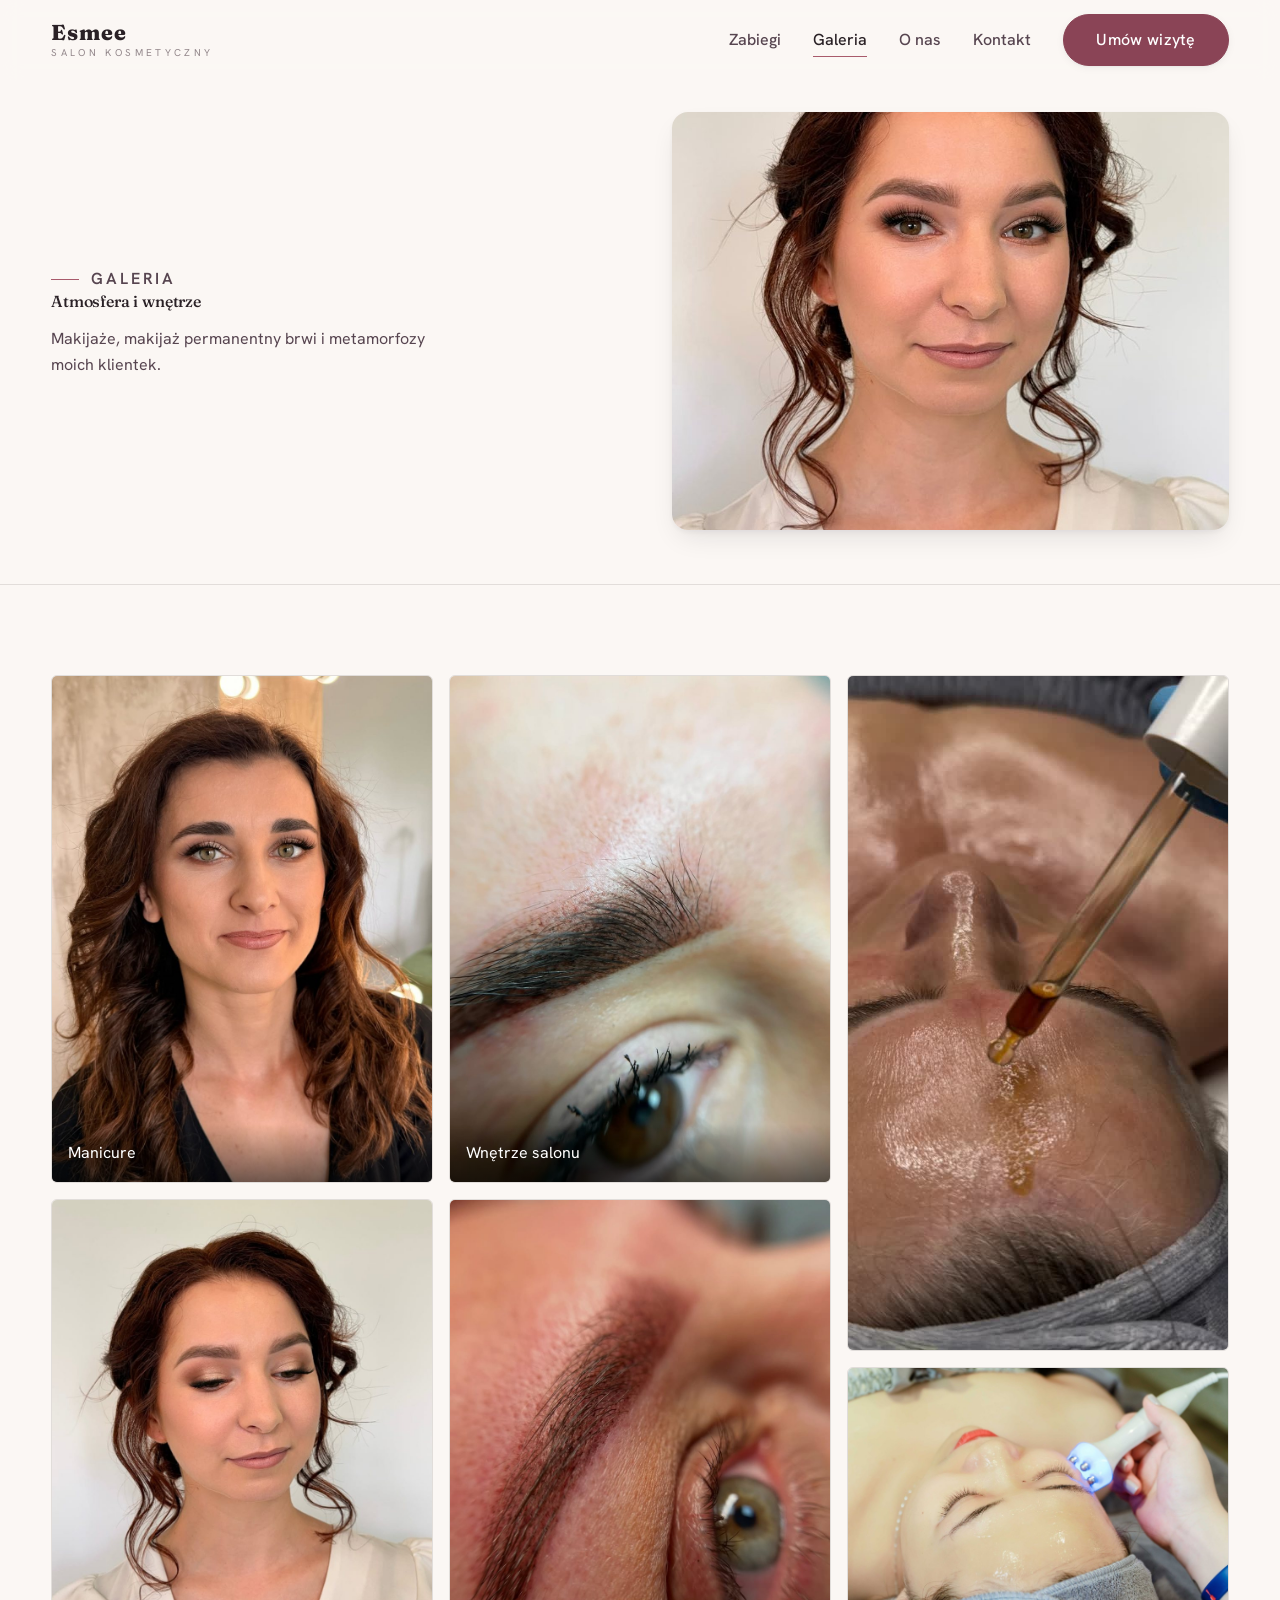
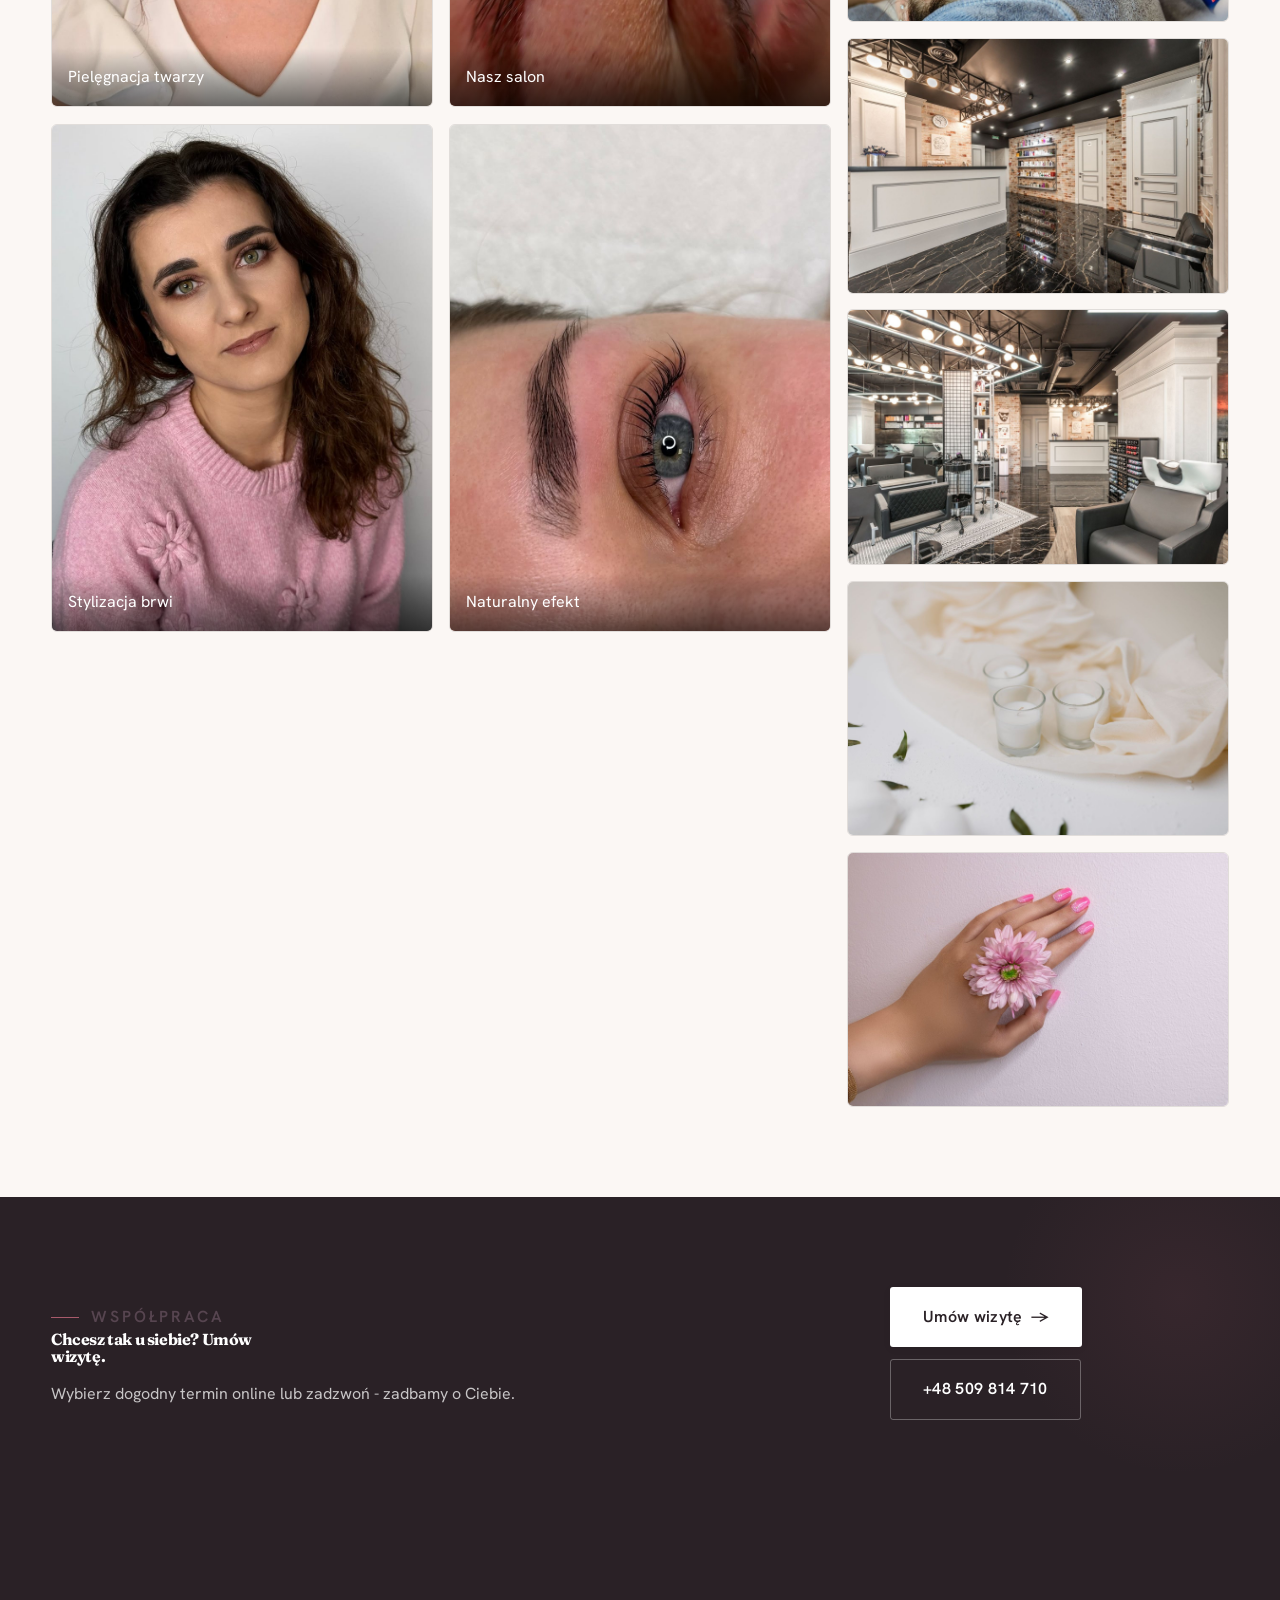
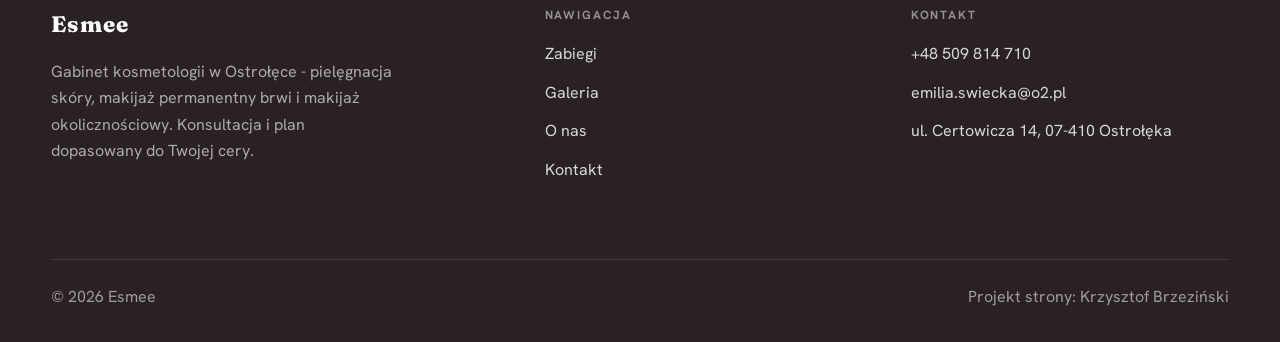
<file: realizacje.html>
<!DOCTYPE html>
<html lang="pl">
<head>
<meta charset="UTF-8">
<meta name="viewport" content="width=device-width, initial-scale=1.0">
<title>Galeria - Esmee</title>
<meta name="description" content="Galeria Esmee: Manicure, Pielęgnacja twarzy, Stylizacja brwi, Wnętrze salonu, Nasz salon">
<link rel="preconnect" href="https://fonts.googleapis.com">
<link rel="preconnect" href="https://fonts.gstatic.com" crossorigin>
<link href="https://fonts.googleapis.com/css2?family=Fraunces:wght@500;600;700&family=Hanken+Grotesk:wght@400;500;600&display=swap" rel="stylesheet">
<link rel="stylesheet" href="assets/styles.css">
</head>
<body>

<header class="nav">
  <div class="wrap nav-inner">
    <a class="brand" href="index.html"><span class="name">Esmee</span><span class="sub">Salon kosmetyczny</span></a>
    <nav class="nav-links">
      <a href="oferta.html">Zabiegi</a>
      <a href="realizacje.html" class="active">Galeria</a>
      <a href="o-nas.html">O nas</a>
      <a href="kontakt.html">Kontakt</a>
      <a href="kontakt.html" class="btn btn-accent">Umów wizytę</a>
    </nav>
    <button class="nav-toggle" aria-label="Menu"><span></span><span></span><span></span></button>
  </div>
</header>

<section class="pagehead pagehead-soft">
  <div class="wrap">
    <figure class="ph-fig reveal"><img src="img/g3.jpg" alt="Esmee - Atmosfera i wnętrze" loading="lazy"></figure>
    <div class="ph-copy reveal">
      <span class="eyebrow">Galeria</span>
      <h1>Atmosfera i wnętrze</h1>
      <p>Makijaże, makijaż permanentny brwi i metamorfozy moich klientek.</p>
    </div>
  </div>
</section>
<section>
  <div class="wrap">
    <div class="gallery-masonry">
      <figure class="m-tile reveal"><img src="img/g1.jpg" alt="Manicure" loading="lazy"><div class="cap">Manicure</div></figure>
      <figure class="m-tile reveal"><img src="img/g2.jpg" alt="Pielęgnacja twarzy" loading="lazy"><div class="cap">Pielęgnacja twarzy</div></figure>
      <figure class="m-tile reveal"><img src="img/g4.jpg" alt="Stylizacja brwi" loading="lazy"><div class="cap">Stylizacja brwi</div></figure>
      <figure class="m-tile reveal"><img src="img/g5.jpg" alt="Wnętrze salonu" loading="lazy"><div class="cap">Wnętrze salonu</div></figure>
      <figure class="m-tile reveal"><img src="img/g6.jpg" alt="Nasz salon" loading="lazy"><div class="cap">Nasz salon</div></figure>
      <figure class="m-tile reveal"><img src="img/g7.jpg" alt="Naturalny efekt" loading="lazy"><div class="cap">Naturalny efekt</div></figure>
      <figure class="m-tile reveal"><img src="img/g8.jpg" alt="Esmee" loading="lazy"></figure>
      <figure class="m-tile reveal"><img src="img/g9.jpg" alt="Esmee" loading="lazy"></figure>
      <figure class="m-tile reveal"><img src="img/g10.jpg" alt="Esmee" loading="lazy"></figure>
      <figure class="m-tile reveal"><img src="img/g11.jpg" alt="Esmee" loading="lazy"></figure>
      <figure class="m-tile reveal"><img src="img/g12.jpg" alt="Esmee" loading="lazy"></figure>
      <figure class="m-tile reveal"><img src="img/g13.jpg" alt="Esmee" loading="lazy"></figure>
    </div>
  </div>
</section>
<section class="cta">
  <div class="wrap">
    <div class="reveal">
      <span class="eyebrow">Współpraca</span>
      <h2>Chcesz tak u siebie? Umów wizytę.</h2>
      <p>Wybierz dogodny termin online lub zadzwoń - zadbamy o Ciebie.</p>
    </div>
    <div class="cta-actions reveal">
      <a href="kontakt.html" class="btn btn-light">Umów wizytę <span class="arr">→</span></a>
      <a href="tel:+48509814710" class="btn btn-ghost" style="color:#fff;border-color:rgba(255,255,255,.3)">+48 509 814 710</a>
    </div>
  </div>
</section>

<footer>
  <div class="wrap">
    <div class="foot-grid">
      <div class="foot-brand">
        <div class="name">Esmee</div>
        <p>Gabinet kosmetologii w Ostrołęce - pielęgnacja skóry, makijaż permanentny brwi i makijaż okolicznościowy. Konsultacja i plan dopasowany do Twojej cery.</p>
      </div>
      <div class="foot-col">
        <h4>Nawigacja</h4>
        <a href="oferta.html">Zabiegi</a>
        <a href="realizacje.html">Galeria</a>
        <a href="o-nas.html">O nas</a>
        <a href="kontakt.html">Kontakt</a>
      </div>
      <div class="foot-col">
        <h4>Kontakt</h4>
        <a href="tel:+48509814710">+48 509 814 710</a>
        <a href="mailto:emilia.swiecka@o2.pl">emilia.swiecka@o2.pl</a>
        <p>ul. Certowicza 14, 07-410 Ostrołęka</p>
      </div>
    </div>
    <div class="foot-bot">
      <span>© 2026 Esmee</span>
      <span>Projekt strony: Krzysztof Brzeziński</span>
    </div>
  </div>
</footer>
<div class="sticky-reserve"><a class="sr-book" href="kontakt.html">Umów wizytę</a><a class="sr-call" href="tel:+48509814710" aria-label="Zadzwoń"><svg class="ico-tel" width="16" height="16" viewBox="0 0 24 24" fill="none" aria-hidden="true"><path d="M6.6 10.8a15.5 15.5 0 0 0 6.6 6.6l2.2-2.2a1 1 0 0 1 1-.24 11.4 11.4 0 0 0 3.6.58 1 1 0 0 1 1 1V20a1 1 0 0 1-1 1A17 17 0 0 1 3 4a1 1 0 0 1 1-1h3.5a1 1 0 0 1 1 1c0 1.25.2 2.46.58 3.6a1 1 0 0 1-.25 1l-2.23 2.2Z" fill="currentColor"/></svg></a></div>

<script src="assets/main.js"></script>
</body>
</html>
</file>
<file: assets/styles.css>
/* ============================================================
   STOLBASZ — premium, architektoniczny B2B fit-out
   Jasna paleta, zero brązu. System wg premium-web-craft.
   Projekt strony: Krzysztof Brzeziński
   ============================================================ */

:root{
  /* PALETA — jasna, architektoniczna, chłodna */
  --paper:#FBF7F4;          /* główne tło */
  --paper-2:#F1E7E4;        /* sekcje alternatywne (chłodny jasny szary) */
  --paper-3:#F1E7E4;        /* delikatne wypełnienia */
  --ink:#2A2126;            /* tekst główny — chłodny grafit */
  --ink-soft:#574550;       /* nagłówki drugorzędne */
  --muted:#94888C;          /* tekst poboczny */
  --line:rgba(42,33,38,.12);/* hairline */
  --accent:#A85A6B;         /* stonowany petrol-slate — jedyny akcent */
  --accent-d:#8A4456;
  --accent-soft:rgba(168,90,107,.10);
  --dark:#2A2126;           /* sekcje ciemne (stopka/CTA) */

  /* ODSTĘPY — skala 4/8 */
  --space-1:4px; --space-2:8px; --space-3:12px; --space-4:16px; --space-5:24px;
  --space-6:32px; --space-7:48px; --space-8:64px; --space-9:96px; --space-10:128px;

  /* TYPOGRAFIA — fluid clamp() */
  --text-sm:clamp(.82rem,.8rem+.1vw,.9rem);
  --text-base:clamp(1rem,.97rem+.15vw,1.1rem);
  --text-lg:clamp(1.12rem,1.05rem+.3vw,1.3rem);
  --text-h3:clamp(1.2rem,1.1rem+.5vw,1.5rem);
  --text-h2:clamp(1.9rem,1.5rem+1.9vw,2.8rem);
  --text-h1:clamp(2.6rem,1.9rem+3.6vw,4.6rem);

  /* PROMIENIE — architektoniczne, raczej ostre */
  --r-sm:3px; --r-md:6px; --r-lg:10px;

  /* RUCH */
  --ease:cubic-bezier(.25,.46,.45,.94); --dur:.24s;

  /* CIENIE — miękkie, warstwowe */
  --sh-sm:0 1px 2px rgba(16,24,32,.04), 0 2px 8px rgba(16,24,32,.05);
  --sh-md:0 2px 6px rgba(16,24,32,.05), 0 12px 28px -8px rgba(16,24,32,.12);
  --sh-lg:0 6px 14px rgba(16,24,32,.07), 0 26px 56px -18px rgba(16,24,32,.22);

  --hairline:1px solid var(--line);

  --font-display:'Fraunces',serif;
  --font-body:'Hanken Grotesk',sans-serif;
}

*{box-sizing:border-box;margin:0;padding:0}
html{scroll-behavior:smooth}
body{
  font-family:var(--font-body);
  font-size:var(--text-base);
  line-height:1.65;
  color:var(--ink);
  background:var(--paper);
  -webkit-font-smoothing:antialiased;
  text-rendering:optimizeLegibility;
}
img{max-width:100%;display:block}
a{color:inherit;text-decoration:none}

.wrap{width:min(92%,1180px);margin-inline:auto}
section{padding-block:clamp(52px,6.5vw,96px)}

h1,h2,h3{font-family:var(--font-display);font-weight:700;line-height:1.08;letter-spacing:-.02em;color:var(--ink)}
h1{font-size:var(--text-h1);letter-spacing:-.035em}
h2{font-size:var(--text-h2);letter-spacing:-.025em}
h3{font-size:var(--text-h3)}
p{max-width:65ch}

.eyebrow{
  font-family:var(--font-body);
  font-size:var(--text-sm);
  font-weight:600;
  letter-spacing:.18em;
  text-transform:uppercase;
  color:var(--accent);
  display:inline-flex;align-items:center;gap:var(--space-3);
}
.eyebrow::before{content:"";width:28px;height:1px;background:var(--accent);display:inline-block}

.muted{color:var(--muted)}
.lead{font-size:var(--text-lg);line-height:1.55;color:var(--ink-soft);max-width:50ch}

/* ---------- BUTTONS ---------- */
.btn{
  display:inline-flex;align-items:center;gap:var(--space-2);
  font-weight:600;font-size:var(--text-sm);letter-spacing:.02em;
  padding:var(--space-4) var(--space-6);
  border-radius:var(--r-sm);
  transition:transform var(--dur) var(--ease),box-shadow var(--dur) var(--ease),background var(--dur) var(--ease);
  cursor:pointer;border:1px solid transparent;
}
.btn-accent{background:var(--accent);color:#fff;box-shadow:var(--sh-sm)}
.btn-accent:hover{background:var(--accent-d);transform:translateY(-2px);box-shadow:var(--sh-md)}
.btn-accent:active{transform:translateY(0);box-shadow:var(--sh-sm)}
.btn-ghost{background:transparent;color:var(--ink);border-color:var(--line)}
.btn-ghost:hover{border-color:var(--accent);color:var(--accent);transform:translateY(-2px)}
.btn-light{background:#fff;color:var(--ink);box-shadow:var(--sh-sm)}
.btn-light:hover{transform:translateY(-2px);box-shadow:var(--sh-md)}
.btn .arr{transition:transform var(--dur) var(--ease)}
.btn:hover .arr{transform:translateX(4px)}

/* ---------- NAV ---------- */
.nav{
  position:sticky;top:0;z-index:50;
  background:color-mix(in srgb,var(--paper) 88%,transparent);
  backdrop-filter:saturate(140%) blur(10px);
  border-bottom:var(--hairline);
}
.nav-inner{display:flex;align-items:center;justify-content:space-between;height:72px}
.brand{display:flex;flex-direction:column;line-height:1}
.brand .name{font-family:var(--font-display);font-weight:800;font-size:1.35rem;letter-spacing:.04em}
.brand .sub{font-size:.62rem;letter-spacing:.34em;text-transform:uppercase;color:var(--muted);margin-top:5px}
.nav-links{display:flex;align-items:center;gap:var(--space-6)}
.nav-links a{font-size:var(--text-sm);font-weight:500;color:var(--ink-soft);position:relative;padding-block:4px;transition:color var(--dur) var(--ease)}
.nav-links a::after{content:"";position:absolute;left:0;bottom:0;width:0;height:1.5px;background:var(--accent);transition:width var(--dur) var(--ease)}
.nav-links a:hover,.nav-links a.active{color:var(--ink)}
.nav-links a:hover::after,.nav-links a.active::after{width:100%}
.nav-links .btn{padding:var(--space-2) var(--space-5)}
/* przyciski w nav: właściwy kolor (przebij .nav-links a) + bez podkreślenia */
.nav-links a.btn-accent{color:#fff}
.nav-links a.btn-ghost,.nav-links a.btn-light{color:var(--ink)}
.nav-links a.btn::after{display:none}
.nav-toggle{display:none;background:none;border:none;cursor:pointer;flex-direction:column;gap:5px;padding:8px}
.nav-toggle span{width:24px;height:2px;background:var(--ink);transition:var(--dur)}

/* ---------- HERO (split) ---------- */
.hero{position:relative;overflow:hidden;border-bottom:var(--hairline)}
.hero-grid{display:grid;grid-template-columns:1.05fr .95fr;gap:clamp(24px,4vw,60px);align-items:center;
  padding-block:clamp(36px,4.5vw,64px)}
.hero-copy .eyebrow{margin-bottom:var(--space-5)}
.hero-copy h1{margin-bottom:var(--space-5)}
.hero-copy .lead{margin-bottom:var(--space-7)}
.hero-actions{display:flex;flex-wrap:wrap;gap:var(--space-4)}
.hero-art{position:relative;aspect-ratio:4/3;border-radius:var(--r-lg);overflow:hidden;box-shadow:var(--sh-lg)}
.hero-art img{width:100%;height:100%;object-fit:cover}
.hero-art::after{content:"";position:absolute;inset:0;background:linear-gradient(180deg,transparent 55%,rgba(18,24,28,.28))}
.hero-badge{position:absolute;left:var(--space-5);bottom:var(--space-5);z-index:2;
  background:rgba(252,252,251,.94);backdrop-filter:blur(4px);
  border-radius:var(--r-md);padding:var(--space-4) var(--space-5);box-shadow:var(--sh-md);max-width:78%}
.hero-badge strong{display:block;font-family:var(--font-display);font-size:1rem;letter-spacing:-.01em}
.hero-badge span{font-size:var(--text-sm);color:var(--muted)}

/* ---------- HERO duży / kinowy (strona główna) ---------- */
.hero-cine{position:relative;min-height:clamp(560px,82vh,840px);min-height:clamp(560px,82svh,840px);display:flex;align-items:center;overflow:hidden;border-bottom:var(--hairline)}
.hero-cine>img{position:absolute;inset:0;width:100%;height:100%;object-fit:cover;z-index:0}
.hero-cine::after{content:"";position:absolute;inset:0;z-index:1;
  background:linear-gradient(95deg,rgba(13,18,23,.86) 0%,rgba(13,18,23,.64) 32%,rgba(13,18,23,.24) 62%,rgba(13,18,23,.04) 100%)}
.hero-cine .wrap{position:relative;z-index:2;padding-block:var(--space-8)}
.hero-cine .hero-copy{max-width:660px}
.hero-cine .eyebrow{color:#fff;margin-bottom:var(--space-5)}
.hero-cine .eyebrow::before{background:#fff}
.hero-cine h1{color:#fff;margin-bottom:var(--space-5);font-size:clamp(2.9rem,2rem+4.4vw,5.2rem)}
.hero-cine .lead{color:rgba(255,255,255,.92);max-width:48ch;margin-bottom:var(--space-7)}
.hero-cine .hero-actions{display:flex;flex-wrap:wrap;gap:var(--space-4)}
@media(max-width:680px){
  .hero-cine{min-height:clamp(520px,76vh,640px);min-height:clamp(520px,76svh,640px);align-items:flex-end}
  .hero-cine::after{background:linear-gradient(0deg,rgba(13,18,23,.9) 6%,rgba(13,18,23,.45) 55%,rgba(13,18,23,.25) 100%)}
  .hero-cine .wrap{padding-bottom:var(--space-9)}
}

/* full-bleed hero variant (podstrony) */
.pagehead{position:relative;min-height:46vh;min-height:46svh;display:flex;align-items:flex-end;overflow:hidden;border-bottom:var(--hairline)}
.pagehead img{position:absolute;inset:0;width:100%;height:100%;object-fit:cover}
.pagehead::after{content:"";position:absolute;inset:0;background:linear-gradient(180deg,rgba(18,24,28,.25),rgba(18,24,28,.62))}
.pagehead .wrap{position:relative;z-index:2;padding-block:var(--space-9);color:#fff}
.pagehead h1{color:#fff;max-width:18ch}
.pagehead .eyebrow{color:#fff}
.pagehead .eyebrow::before{background:#fff}
.pagehead p{color:rgba(255,255,255,.86);margin-top:var(--space-4);max-width:54ch}

/* ---------- STRIP (pasek skrótów / liczby) ---------- */
.strip{background:var(--dark);color:#fff}
.strip .wrap{display:grid;grid-template-columns:repeat(4,1fr);gap:var(--space-6);padding-block:var(--space-8)}
.strip .item .k{font-family:var(--font-display);font-size:clamp(1.6rem,1.2rem+1.4vw,2.4rem);font-weight:800;letter-spacing:-.02em;color:#fff}
.strip .item .v{font-size:var(--text-sm);color:rgba(255,255,255,.66);margin-top:var(--space-2);line-height:1.45}
.strip .item{border-left:2px solid var(--accent);padding-left:var(--space-5)}

/* ---------- SECTION HEAD ---------- */
.head{max-width:48rem;margin-bottom:var(--space-8)}
.head.center{margin-inline:auto;text-align:center}
.head .eyebrow{margin-bottom:var(--space-4)}
.head h2{margin-bottom:var(--space-4)}
.head p{color:var(--muted);font-size:var(--text-lg);line-height:1.55}
.head.center p{margin-inline:auto}

/* ---------- INTRO SPLIT ---------- */
.split{display:grid;grid-template-columns:.92fr 1.08fr;gap:clamp(28px,5vw,80px);align-items:center}
.split.rev{grid-template-columns:1.08fr .92fr}
.split.rev .split-art{order:-1}
.split-art{position:relative;aspect-ratio:5/4;border-radius:var(--r-lg);overflow:hidden;box-shadow:var(--sh-lg)}
.split-art img{width:100%;height:100%;object-fit:cover}
.split-copy h2{margin-bottom:var(--space-5)}
.split-copy p+p{margin-top:var(--space-4)}
.split-copy .btn{margin-top:var(--space-6)}

/* ---------- SERVICES (zakres) ---------- */
.svc-grid{display:grid;grid-template-columns:repeat(auto-fit,minmax(280px,1fr));gap:var(--space-5)}
.svc{background:#fff;border:var(--hairline);border-radius:var(--r-md);padding:var(--space-7) var(--space-6);
  transition:transform var(--dur) var(--ease),box-shadow var(--dur) var(--ease),border-color var(--dur) var(--ease);
  position:relative;overflow:hidden}
.svc::before{content:"";position:absolute;left:0;top:0;width:3px;height:0;background:var(--accent);transition:height var(--dur) var(--ease)}
.svc:hover{transform:translateY(-4px);box-shadow:var(--sh-md);border-color:transparent}
.svc:hover::before{height:100%}
.svc .ic{font-family:var(--font-display);font-size:.8rem;font-weight:700;letter-spacing:.12em;color:var(--accent);margin-bottom:var(--space-4)}
.svc h3{margin-bottom:var(--space-3);font-size:1.22rem}
.svc p{color:var(--muted);font-size:var(--text-base);line-height:1.6}

/* big detailed service rows */
.svc-row{display:grid;grid-template-columns:.8fr 1.2fr;gap:clamp(20px,4vw,60px);align-items:center;padding-block:var(--space-8)}
.svc-row+.svc-row{border-top:var(--hairline)}
.svc-row.rev{grid-template-columns:1.2fr .8fr}
.svc-row.rev .svc-row-art{order:-1}
.svc-row-art{aspect-ratio:4/3;border-radius:var(--r-md);overflow:hidden;box-shadow:var(--sh-md)}
.svc-row-art img{width:100%;height:100%;object-fit:cover}
.svc-row h3{font-size:1.5rem;margin-bottom:var(--space-4)}
.svc-row .num{font-family:var(--font-display);font-size:.85rem;font-weight:700;letter-spacing:.14em;color:var(--accent);display:block;margin-bottom:var(--space-3)}
.svc-row ul{list-style:none;margin-top:var(--space-4);display:flex;flex-direction:column;gap:var(--space-2)}
.svc-row li{position:relative;padding-left:var(--space-5);color:var(--muted);font-size:var(--text-base)}
.svc-row li::before{content:"";position:absolute;left:0;top:.62em;width:8px;height:1px;background:var(--accent)}

/* ---------- GALLERY (realizacje) ---------- */
.gallery{display:grid;grid-template-columns:repeat(12,1fr);gap:var(--space-4);grid-auto-rows:200px}
/* GALERIA MASONRY — pionowe zdjęcia (portrety beauty/wellness) bez przycinania: kolumny, height auto */
.gallery-masonry{column-count:3;column-gap:var(--space-4)}
@media(max-width:900px){.gallery-masonry{column-count:2}}
@media(max-width:560px){.gallery-masonry{column-count:1}}
.gallery-masonry .m-tile{break-inside:avoid;margin:0 0 var(--space-4);padding:0;position:relative;overflow:hidden;border-radius:var(--r-md);border:1px solid var(--line)}
.gallery-masonry .m-tile img{width:100%;height:auto;display:block}
.gallery-masonry .m-tile .cap{position:absolute;left:0;right:0;bottom:0;padding:var(--space-4);color:#fff;background:linear-gradient(0deg,rgba(0,0,0,.55),transparent);font-size:var(--text-sm)}
.tile{position:relative;overflow:hidden;border-radius:var(--r-md);box-shadow:var(--sh-sm);
  transition:transform var(--dur) var(--ease),box-shadow var(--dur) var(--ease)}
.tile img{width:100%;height:100%;object-fit:cover;transition:transform .6s var(--ease)}
.tile:hover{box-shadow:var(--sh-md)}
.tile:hover img{transform:scale(1.05)}
.tile .cap{position:absolute;left:0;right:0;bottom:0;padding:var(--space-5) var(--space-4) var(--space-4);
  background:linear-gradient(transparent,rgba(18,24,28,.78));color:#fff;
  font-size:var(--text-sm);font-weight:600;letter-spacing:.01em;
  opacity:0;transform:translateY(8px);transition:var(--dur) var(--ease)}
.tile:hover .cap{opacity:1;transform:translateY(0)}
.tile .cap small{display:block;font-weight:400;opacity:.78;letter-spacing:.04em;text-transform:uppercase;font-size:.66rem;margin-top:3px}
/* bento spans */
.t-wide{grid-column:span 6}
.t-tall{grid-column:span 6;grid-row:span 2}
.t-std{grid-column:span 6}
.t-third{grid-column:span 4}
.t-two3{grid-column:span 8}

/* ---------- TRUST / WIARYGODNOŚĆ ---------- */
.trust{background:var(--paper-2)}
.trust-grid{display:grid;grid-template-columns:repeat(auto-fit,minmax(240px,1fr));gap:var(--space-5);margin-top:var(--space-7)}
.trust-card{background:#fff;border-radius:var(--r-md);padding:var(--space-7) var(--space-6);box-shadow:var(--sh-sm);border-top:3px solid var(--accent)}
.trust-card .big{font-family:var(--font-display);font-size:clamp(1.8rem,1.3rem+1.6vw,2.6rem);font-weight:800;letter-spacing:-.02em;color:var(--ink);line-height:1}
.trust-card h3{font-size:1.12rem;margin:var(--space-3) 0 var(--space-2)}
.trust-card p{color:var(--muted);font-size:var(--text-base);line-height:1.55}

/* ---------- CTA band ---------- */
.cta{background:var(--dark);color:#fff;position:relative;overflow:hidden}
.cta .wrap{display:grid;grid-template-columns:1.4fr .6fr;gap:var(--space-7);align-items:center;position:relative;z-index:2}
.cta h2{color:#fff;max-width:20ch}
.cta p{color:rgba(255,255,255,.74);margin-top:var(--space-4)}
.cta-actions{display:flex;flex-direction:column;gap:var(--space-3);align-items:flex-start}
.cta::before{content:"";position:absolute;right:-80px;top:-80px;width:360px;height:360px;border-radius:50%;
  background:radial-gradient(circle,var(--accent-soft),transparent 70%)}

/* ---------- CONTACT ---------- */
.contact-grid{display:grid;grid-template-columns:.85fr 1.15fr;gap:clamp(28px,4vw,56px);align-items:start}
.info-list{display:flex;flex-direction:column;gap:var(--space-2)}
.info-row{display:flex;gap:var(--space-4);align-items:flex-start;padding-block:var(--space-4);border-bottom:var(--hairline)}
.info-row .ic{flex:none;width:42px;height:42px;display:grid;place-items:center;border-radius:50%;
  background:var(--accent-soft);color:var(--accent);font-size:1.05rem}
.info-row .lbl{font-size:.72rem;letter-spacing:.14em;text-transform:uppercase;color:var(--muted)}
.info-row .val{font-weight:600;font-size:var(--text-base);margin-top:2px}
.info-row a.val:hover{color:var(--accent)}
.map{border:none;border-radius:var(--r-lg);box-shadow:var(--sh-md);width:100%;height:100%;min-height:380px;filter:grayscale(.2) contrast(1.02)}
.form{background:#fff;border:var(--hairline);border-radius:var(--r-lg);padding:clamp(24px,3vw,40px);box-shadow:var(--sh-sm)}
.form .fld{margin-bottom:var(--space-5)}
.form label{display:block;font-size:var(--text-sm);font-weight:600;margin-bottom:var(--space-2)}
.form input,.form textarea{width:100%;font-family:inherit;font-size:var(--text-base);color:var(--ink);
  padding:var(--space-4);border:var(--hairline);border-radius:var(--r-sm);background:var(--paper);transition:border-color var(--dur)}
.form input:focus,.form textarea:focus{outline:none;border-color:var(--accent);background:#fff}
.form textarea{resize:vertical;min-height:120px}
.form .note{font-size:var(--text-sm);color:var(--muted);margin-top:var(--space-3)}

/* ---------- FOOTER ---------- */
footer{background:var(--dark);color:#fff;padding-block:var(--space-9) var(--space-6)}
.foot-grid{display:grid;grid-template-columns:1.4fr 1fr 1fr;gap:var(--space-7);margin-bottom:var(--space-8)}
.foot-brand .name{font-family:var(--font-display);font-weight:800;font-size:1.4rem;letter-spacing:.04em}
.foot-brand p{color:rgba(255,255,255,.62);margin-top:var(--space-4);font-size:var(--text-base);max-width:38ch}
.foot-col h4{font-size:.74rem;letter-spacing:.16em;text-transform:uppercase;color:rgba(255,255,255,.5);margin-bottom:var(--space-4)}
.foot-col a,.foot-col p{display:block;color:rgba(255,255,255,.82);font-size:var(--text-base);margin-bottom:var(--space-3)}
.foot-col a:hover{color:#fff}
.foot-bot{border-top:1px solid rgba(255,255,255,.12);padding-top:var(--space-5);display:flex;justify-content:space-between;flex-wrap:wrap;gap:var(--space-3);
  font-size:var(--text-sm);color:rgba(255,255,255,.55)}
.foot-bot a:hover{color:#fff}

/* ---------- REVEAL ---------- */
.reveal{opacity:0;transform:translateY(22px);transition:opacity .6s var(--ease),transform .6s var(--ease)}
.reveal.in{opacity:1;transform:none}

/* ---------- RESPONSIVE ---------- */
@media(max-width:920px){
  .hero-grid,.split,.split.rev,.svc-row,.svc-row.rev,.cta .wrap,.contact-grid,.foot-grid{grid-template-columns:1fr}
  .split.rev .split-art,.svc-row.rev .svc-row-art{order:0}
  .hero-art{aspect-ratio:16/10;max-height:420px}
  .strip .wrap{grid-template-columns:repeat(2,1fr);gap:var(--space-7)}
  .gallery{grid-auto-rows:180px}
  .t-wide,.t-tall,.t-std,.t-third,.t-two3{grid-column:span 6}
  .t-tall{grid-row:span 1}
  .cta-actions{flex-direction:row;flex-wrap:wrap}
  .foot-grid{gap:var(--space-6)}
}
@media(max-width:680px){
  .nav-links{position:fixed;inset:72px 0 auto 0;background:var(--paper);flex-direction:column;align-items:stretch;
    gap:0;padding:var(--space-4) 6%;border-bottom:var(--hairline);box-shadow:var(--sh-md);
    transform:translateY(-120%);transition:transform var(--dur) var(--ease)}
  .nav-links.open{transform:translateY(0)}
  .nav-links a{padding-block:var(--space-4);border-bottom:var(--hairline)}
  .nav-links .btn{margin-top:var(--space-3);justify-content:center}
  .nav-toggle{display:flex}
  .strip .wrap{grid-template-columns:1fr}
  .gallery{grid-template-columns:repeat(6,1fr)}
  .foot-grid{grid-template-columns:1fr}
}
@media(prefers-reduced-motion:reduce){
  *{animation-duration:.01ms!important;transition:none!important}
  .reveal{opacity:1!important;transform:none!important}
  html{scroll-behavior:auto}
}

/* ============================================================
   PREMIUM LAYER — destylat deep-researchu branż (anty-AI, spokój).
   Zmienne STOLBASZ (--accent/--ink/--paper/--line/--dark). Ruch ledwo
   zauważalny, krzywa cubic-bezier(.16,.84,.44,1); prefers-reduced-motion
   pokryte blanketem wyżej. Karty hairline zamiast cieni = #1 sygnał „nie-AI".
   ============================================================ */

/* więcej oddechu między sekcjami (liderzy: 110-130px) */
section{padding-block:clamp(64px,8vw,128px)}

/* 1) Aksamitny reveal — dłuższa, miękka krzywa zamiast „skoku" */
.reveal{transition:opacity .9s cubic-bezier(.16,.84,.44,1),transform .9s cubic-bezier(.16,.84,.44,1);will-change:opacity,transform}
/* stagger TYLKO w galerii (tam pozycja = porządek dzieci) */
.gallery .reveal:nth-child(2){transition-delay:.07s}
.gallery .reveal:nth-child(3){transition-delay:.14s}
.gallery .reveal:nth-child(4){transition-delay:.21s}
.gallery .reveal:nth-child(5){transition-delay:.28s}
.gallery .reveal:nth-child(6){transition-delay:.35s}

/* 2) Hero STATYCZNY na .hero-cine — Ken Burns CAŁKIEM WYŁĄCZONY 26.06 (3. zgłoszenie Szymona).
   GENEZA: animowanie scale na <img> hero z teksturami (cegły/framugi) re-samplinguje obraz
   klatka po klatce → na części ekranów drobne drganie/shimmer = „heroshot się trzęsie".
   translateY usunięto wcześniej, scale-only + will-change/GPU NIE wystarczyły do GWARANCJI gładkości.
   Krzysztof zażądał pewności („make sure, że błąd się nie pojawi") > efekt. Zero animacji = 0% drgania.
   Delikatny zoom zostaje TYLKO w pełnoekranowych hero gastro/studio (hg-bg/hs-bg — tło, inny
   mechanizm, chwalone, nigdy nie zgłaszane). NIE wracać do KB na .hero-cine bez realnego testu
   na sprzęcie klienta — to ryzyko regresji „trzęsienia”. */
/* BEZPIECZNY "wow" na hero = jednorazowy FADE-IN (opacity), nie zoom.
   opacity nie dotyka bitmapy → gładkie na KAŻDYM zdjęciu/ekranie/GPU, zero ryzyka migotania.
   Geometryczny ruch (scale/translate) na .hero-cine jest ZAKAZANY (bramka pilnuje). */
@keyframes heroFade{from{opacity:0}to{opacity:1}}
.hero-cine>img{transform:none;animation:heroFade 1.1s ease-out both}

/* 3) Akcentowy hairline pod nagłówkiem sekcji, który „rysuje się" przy wejściu */
.head h2{position:relative;padding-bottom:18px}
.head h2::after{content:"";position:absolute;left:0;bottom:0;height:1px;width:0;background:var(--accent);transition:width 1s cubic-bezier(.16,.84,.44,1) .15s}
.head.center h2::after{left:50%;transform:translateX(-50%)}
.head.reveal.in h2::after,.head.center.reveal.in h2::after{width:54px}

/* 4) Karty HAIRLINE zamiast cieni/zaokrągleń (najmocniejszy anty-AI detal) */
.svc{background:transparent;border:1px solid var(--line);border-radius:var(--r-sm);box-shadow:none}
.svc:hover{box-shadow:none;border-color:var(--accent);transform:translateY(-3px)}
.trust-card{background:transparent;box-shadow:none;border:1px solid var(--line);border-top:2px solid var(--accent);border-radius:var(--r-sm)}
.tile{box-shadow:none;border-radius:var(--r-sm)}
.tile:hover{box-shadow:none}

/* 5) Sticky-nav kondensuje się po przewinięciu (sygnał dopracowania) */
.nav{transition:box-shadow .4s ease,background .4s ease}
.nav.is-stuck{box-shadow:0 1px 0 var(--line),0 14px 30px -24px rgba(0,0,0,.45)}
.nav-inner{transition:height .35s var(--ease)}
.nav.is-stuck .nav-inner{height:60px}

/* 6) MANIFESTO — pełnoekranowy cytat-bohater (zastępuje generyczne „Dlaczego my") */
.manifesto{background:var(--paper-2);text-align:center}
.manifesto .wrap{max-width:60rem}
.manifesto p{font-family:var(--font-display);font-style:italic;font-size:clamp(1.6rem,1rem+2.4vw,2.8rem);line-height:1.32;color:var(--ink-soft);margin-inline:auto;max-width:26ch;position:relative;padding-top:var(--space-8)}
.manifesto p::before{content:"";position:absolute;top:0;left:50%;transform:translateX(-50%);width:54px;height:1px;background:var(--accent)}
.manifesto p span{color:var(--accent);font-style:italic}

/* 7) GATEWAYS — 3 duże bramy-zdjęcia (zamiast paska menu usług) */
.gateways{display:grid;grid-template-columns:repeat(3,1fr);gap:var(--space-4)}
.gateway{position:relative;aspect-ratio:3/4;overflow:hidden;border-radius:var(--r-sm);display:block}
.gateway img{width:100%;height:100%;object-fit:cover;transition:transform .8s var(--ease),filter .5s var(--ease)}
.gateway::after{content:"";position:absolute;inset:0;background:linear-gradient(180deg,transparent 38%,rgba(18,24,28,.74))}
.gateway:hover img{transform:scale(1.05);filter:brightness(1.05)}
.gateway .g-ttl{position:absolute;left:0;right:0;bottom:0;z-index:2;padding:var(--space-6) var(--space-5);color:#fff;font-family:var(--font-display);font-size:1.45rem;letter-spacing:-.01em;line-height:1.15}
.gateway .g-ttl small{display:block;font-family:var(--font-body);font-size:var(--text-sm);font-weight:400;opacity:.82;letter-spacing:.03em;margin-top:5px}
@media(max-width:760px){.gateways{grid-template-columns:1fr}.gateway{aspect-ratio:16/10}}

/* 8) LOGO klienta w nagłówku (gdy podane --logo) */
.brand-logo{height:40px;width:auto;max-width:220px;object-fit:contain;display:block}
.nav.is-stuck .brand-logo{height:34px}
@media(max-width:680px){.brand-logo{height:32px}}

/* === rodzina: wellness === */
/* ============================================================
   RODZINA: WELLNESS (beauty / spa / head spa / masaż / kosmetologia)
   Doklejane NA WIERZCH base.css. Skin beauty (Fraunces + śliwka) lub spa (Marcellus + złoto).
   Filozofia: ATMOSFERA + ZADBANIE O SIEBIE + "Umów wizytę". Miękko, zmysłowo, spokojnie.
   Tokeny TYLKO istniejące. Ceny/zabiegi/specjaliści/before-after tylko realne.
   ============================================================ */

/* --- Miększe, eleganckie karty --- */
.svc,.trust-card,.tile,.gateway,.split-art,.svc-row-art{border-radius:var(--r-lg)}

/* --- CENNIK / ZABIEGI (kategorie; ceny tylko gdy realne) - reuzyte z gastro --- */
.menu-sec{background:var(--paper-2)}
.menu-cats{display:grid;grid-template-columns:repeat(2,1fr);gap:var(--space-7) var(--space-8);max-width:62rem;margin:0 auto}
.menu-cat{border-top:1px solid var(--accent);padding-top:var(--space-4)}
.menu-cat h3{font-family:var(--font-display);font-size:1.35rem;letter-spacing:.01em;margin-bottom:var(--space-3)}
.menu-cat p{color:var(--muted);font-size:var(--text-base);line-height:1.65}
.menu-note{text-align:center;color:var(--muted);font-size:var(--text-sm);margin-top:var(--space-8);max-width:52ch;margin-inline:auto}
@media(max-width:760px){.menu-cats{grid-template-columns:1fr;gap:var(--space-6)}}

/* --- ZESPÓŁ / SPECJALISTKI (renderowane TYLKO z realnych danych) - reuzyte z kliniki --- */
.zespol-grid{display:grid;grid-template-columns:repeat(auto-fit,minmax(15rem,1fr));gap:var(--space-6)}
.doc{margin:0;background:var(--paper);border:1px solid var(--line);border-radius:var(--r-lg);overflow:hidden;
  transition:transform .3s var(--ease),box-shadow .3s var(--ease)}
.doc:hover{transform:translateY(-5px);box-shadow:var(--sh-md)}
.doc-photo{aspect-ratio:4/5;overflow:hidden;background:var(--paper-2)}
.doc-photo img{width:100%;height:100%;object-fit:cover;transition:transform .6s var(--ease)}
.doc:hover .doc-photo img{transform:scale(1.04)}
.doc figcaption{padding:var(--space-5)}
.doc-role{display:inline-block;font-size:.72rem;font-weight:700;letter-spacing:.14em;text-transform:uppercase;
  color:var(--accent);margin-bottom:var(--space-2)}
.doc-name{font-family:var(--font-display);font-size:1.15rem;margin-bottom:var(--space-2);line-height:1.2}
.doc-bio{color:var(--muted);font-size:var(--text-sm);line-height:1.55}

/* --- STICKY "Umów wizytę" (mobile) --- */
.sticky-reserve{display:none}
@media(max-width:820px){
  .sticky-reserve{display:flex;position:fixed;left:0;right:0;bottom:0;z-index:90;
    background:var(--line);box-shadow:0 -6px 20px -10px rgba(0,0,0,.4)}
  .sticky-reserve a{padding:15px 8px;text-align:center;font-weight:700;font-size:.95rem;letter-spacing:.01em}
  .sr-book{flex:1;background:var(--accent);color:#fff}
  .sr-call{width:60px;background:var(--paper);color:var(--ink);font-size:1.15rem;border-left:1px solid var(--line)}
  body{padding-bottom:56px}
}

/* ============================================================
   FAZA 3 - OSOBNY UKŁAD WELLNESS (research wf_840d7930 + krytyka z policzonym WCAG). Doklejane na wierzch.
   Tożsamość: SPOKÓJ / ODDECH / ZMYSŁOWOŚĆ - jasno, miękko, editorialowo. Przeciwieństwo techniki DOM i dramatu AUTO.
   ============================================================ */

/* --- P0 KONTRAST (krytyka policzyła WCAG na skórkach): naprawy, bo predeploy NIE testuje kontrastu --- */
/* CTA na akcencie: spa złoto #B0894B + biel = 3.22 FAIL -> tło accent-d (ciemniejsze) = PASS */
.btn-accent{background:var(--accent-d);border-color:var(--accent-d);color:#fff}
.btn-accent:hover{background:var(--accent);border-color:var(--accent);color:#fff}
.sticky-reserve .sr-book{background:var(--accent-d);color:#fff}
/* eyebrow TEKST = ink-soft (akcent jako tekst na cream pada 2.5-2.9); kreska ::before zostaje akcentowa (dekoracja) */
.eyebrow{color:var(--ink-soft)}
.eyebrow::before{background:var(--accent)}
/* opisy mutedem na paper-2 padają (2.8-2.9) -> ink-soft */
.menu-cat p,.menu-note,.doc-bio,.cn-desc,.ryt-copy p{color:var(--ink-soft)}

/* --- Miękkie krzywizny: cap 16px (nie 22 = "karta z apki"); delikatny hover (bez ostrego lift) --- */
.svc,.trust-card,.tile,.gateway,.split-art,.svc-row-art,.doc,.hs-fig,.ph-fig{border-radius:16px}
.doc:hover{transform:translateY(-3px);box-shadow:var(--sh-sm)}
section{padding-block:clamp(74px,10vh,124px)}   /* nieco więcej oddechu niż reszta rodzin */

/* --- NAV WELLNESS: jasny-cream półprzezroczysty, fixed, ink-soft linki, pill-CTA accent-d, NIE zwijany --- */
.nav{position:fixed;left:0;right:0;background:color-mix(in srgb,var(--paper) 88%,transparent);
  backdrop-filter:saturate(130%) blur(10px);border-bottom:1px solid transparent;transition:background .4s ease,box-shadow .4s ease}
.nav-inner{height:80px}                          /* wyższy = spokojniejszy (sygnatura wellness) */
.nav.is-stuck{background:color-mix(in srgb,var(--paper) 96%,transparent);
  border-bottom:1px solid color-mix(in srgb,var(--accent) 22%,transparent);box-shadow:0 10px 30px -26px rgba(0,0,0,.3)}
.nav.is-stuck .nav-inner{height:64px}
.nav .nav-links a.btn-accent{border-radius:999px;background:var(--accent-d);color:#fff;border:1px solid var(--accent-d);padding:var(--space-3) var(--space-6)}
.nav .nav-links a.btn-accent:hover{background:var(--accent);border-color:var(--accent);color:#fff}

/* === HERO WELLNESS: editorial SPLIT na bieli, zdjęcie OPRAWIONE (offset passe-partout), STATYCZNE (bez Ken Burns) === */
.hero-spa{position:relative;background:var(--paper);padding-top:clamp(6.5rem,12vh,9rem);padding-bottom:clamp(3rem,8vh,6rem)}
.hero-spa .wrap{display:grid;grid-template-columns:1.05fr 1fr;gap:clamp(2rem,5vw,5rem);align-items:center}
.hs-copy{max-width:46ch}
.hs-claim{font-family:var(--font-display);font-weight:500;line-height:1.06;letter-spacing:-.005em;
  font-size:clamp(2.3rem,1.7rem+3vw,3.9rem);color:var(--ink);margin:var(--space-4) 0 var(--space-5)}
.hs-lead{color:var(--ink-soft);font-size:var(--text-lg);line-height:1.6;max-width:44ch;margin-bottom:var(--space-7)}
.hs-cta{border-radius:999px}
.hs-rating{margin-top:var(--space-5);color:var(--ink-soft);font-weight:600;letter-spacing:.01em;font-size:var(--text-sm)}
.hs-fig{position:relative;aspect-ratio:4/5;border-radius:16px;overflow:hidden;box-shadow:var(--sh-lg);isolation:isolate}
.hs-fig img{width:100%;height:100%;object-fit:cover;display:block}   /* hero = EAGER (bez lazy), STATYCZNE - bez animacji scale */
.hs-fig::after{content:"";position:absolute;inset:0;border:1px solid rgba(255,255,255,.5);border-radius:16px;pointer-events:none} /* delikatne passe-partout wewnątrz */
.hero-spa::before{content:"";position:absolute;right:clamp(1rem,4vw,3rem);top:clamp(5.5rem,11vh,8rem);bottom:clamp(2.5rem,7vh,5rem);
  width:min(38%,30rem);border:1px solid color-mix(in srgb,var(--accent) 40%,transparent);border-radius:16px;transform:translate(14px,14px);z-index:0;pointer-events:none} /* offsetowa ramka „matted print" za zdjęciem - sygnatura, nie zwykły split */
.hero-spa .wrap{position:relative;z-index:1}
@media(max-width:860px){
  .hero-spa .wrap{grid-template-columns:1fr;gap:var(--space-7)}
  .hs-fig{aspect-ratio:5/4;order:-1}
  .hero-spa::before{display:none}                /* offset-ramka tylko desktop (anty horizontal-scroll na mobile) */
}

/* === RYTUAŁ: naprzemienne editorialowe wiersze (zdjęcie + duży serif-numerał), hairline między - WŁASNY układ === */
.ryt-list{margin-top:var(--space-8);display:flex;flex-direction:column}
.ryt-row{display:grid;grid-template-columns:1fr 1fr;gap:clamp(1.6rem,4vw,4rem);align-items:center;
  padding-block:clamp(2rem,4vh,3.2rem);border-top:1px solid var(--line)}
.ryt-row:last-child{border-bottom:1px solid var(--line)}
.ryt-row:nth-child(even) .ryt-fig{order:2}        /* naprzemienność: zdjęcie raz lewo raz prawo */
.ryt-fig{margin:0;aspect-ratio:5/4;border-radius:16px;overflow:hidden;background:var(--paper-2)}
.ryt-fig img{width:100%;height:100%;object-fit:cover}
.ryt-no{display:block;font-family:var(--font-display);font-weight:500;font-size:clamp(2.4rem,4vw,3.6rem);
  line-height:1;color:var(--accent);opacity:.55;margin-bottom:var(--space-3)}
.ryt-copy h3{font-family:var(--font-display);font-weight:500;font-size:clamp(1.4rem,2.4vw,1.9rem);letter-spacing:-.01em;margin-bottom:var(--space-3)}
.ryt-copy p{font-size:var(--text-base);line-height:1.65;max-width:42ch}
@media(max-width:760px){.ryt-row{grid-template-columns:1fr;gap:var(--space-5)}.ryt-row .ryt-fig{order:-1!important}}

/* === CENNIK WELLNESS: editorialowa LISTA zabiegów (wiersze hairline), NIE siatka gastro === */
.cennik{max-width:60rem;margin:var(--space-8) auto 0;display:flex;flex-direction:column}
.cennik-row{display:grid;grid-template-columns:minmax(12rem,1fr) 1.6fr;gap:clamp(1rem,3vw,3rem);
  padding-block:var(--space-5);border-top:1px solid var(--line);align-items:baseline}
.cennik-row:last-child{border-bottom:1px solid var(--line)}
.cn-name h3{font-family:var(--font-display);font-weight:500;font-size:1.3rem;letter-spacing:-.005em;line-height:1.2}
.cn-desc{color:var(--ink-soft);font-size:var(--text-base);line-height:1.6}
@media(max-width:680px){.cennik-row{grid-template-columns:1fr;gap:var(--space-2)}}

/* === PAGEHEAD JASNY (wellness): cream + ink + zdjęcie oprawione (reset ciemnego base .pagehead) === */
.pagehead-soft{min-height:0;overflow:visible;background:var(--paper);border-bottom:1px solid var(--line);
  padding-top:clamp(7rem,12vh,9.5rem);padding-bottom:clamp(2.5rem,6vh,4.5rem);display:block}
.pagehead-soft::after{display:none}
.pagehead-soft .wrap{position:relative;z-index:1;display:grid;grid-template-columns:1fr 1fr;gap:clamp(2rem,5vw,4.5rem);
  align-items:center;color:var(--ink);padding-block:0}
.pagehead-soft h1{color:var(--ink);font-family:var(--font-display);font-weight:500;letter-spacing:-.01em;max-width:16ch}
.pagehead-soft .eyebrow{color:var(--ink-soft)}
.pagehead-soft .eyebrow::before{background:var(--accent)}
.pagehead-soft p{color:var(--ink-soft);margin-top:var(--space-4);max-width:46ch}
.pagehead-soft .ph-fig{margin:0;aspect-ratio:4/3;border-radius:16px;overflow:hidden;box-shadow:var(--sh-md)}
.pagehead-soft .ph-fig img{width:100%;height:100%;object-fit:cover}
.pagehead-soft .ph-copy{order:-1}   /* figure PIERWSZE w DOM (blur-guard) -> copy wizualnie z lewej przez order */
@media(max-width:860px){.pagehead-soft .wrap{grid-template-columns:1fr}.pagehead-soft .ph-copy{order:0}.pagehead-soft .ph-fig{aspect-ratio:16/10}}

/* === VOUCHER: miękki blush-band (JEDEN akcentowy band na stronie, nie co druga sekcja) === */
.voucher{background:color-mix(in srgb,var(--accent) 9%,var(--paper));text-align:center}
.voucher h2{font-family:var(--font-display);font-weight:500}
.voucher .wrap{max-width:52rem}

/* === RYTM TŁA: cennik wraca na cream (nie paper-2), żeby blush-voucher był jedynym akcentem === */
.menu-sec{background:var(--paper)}
</file>
